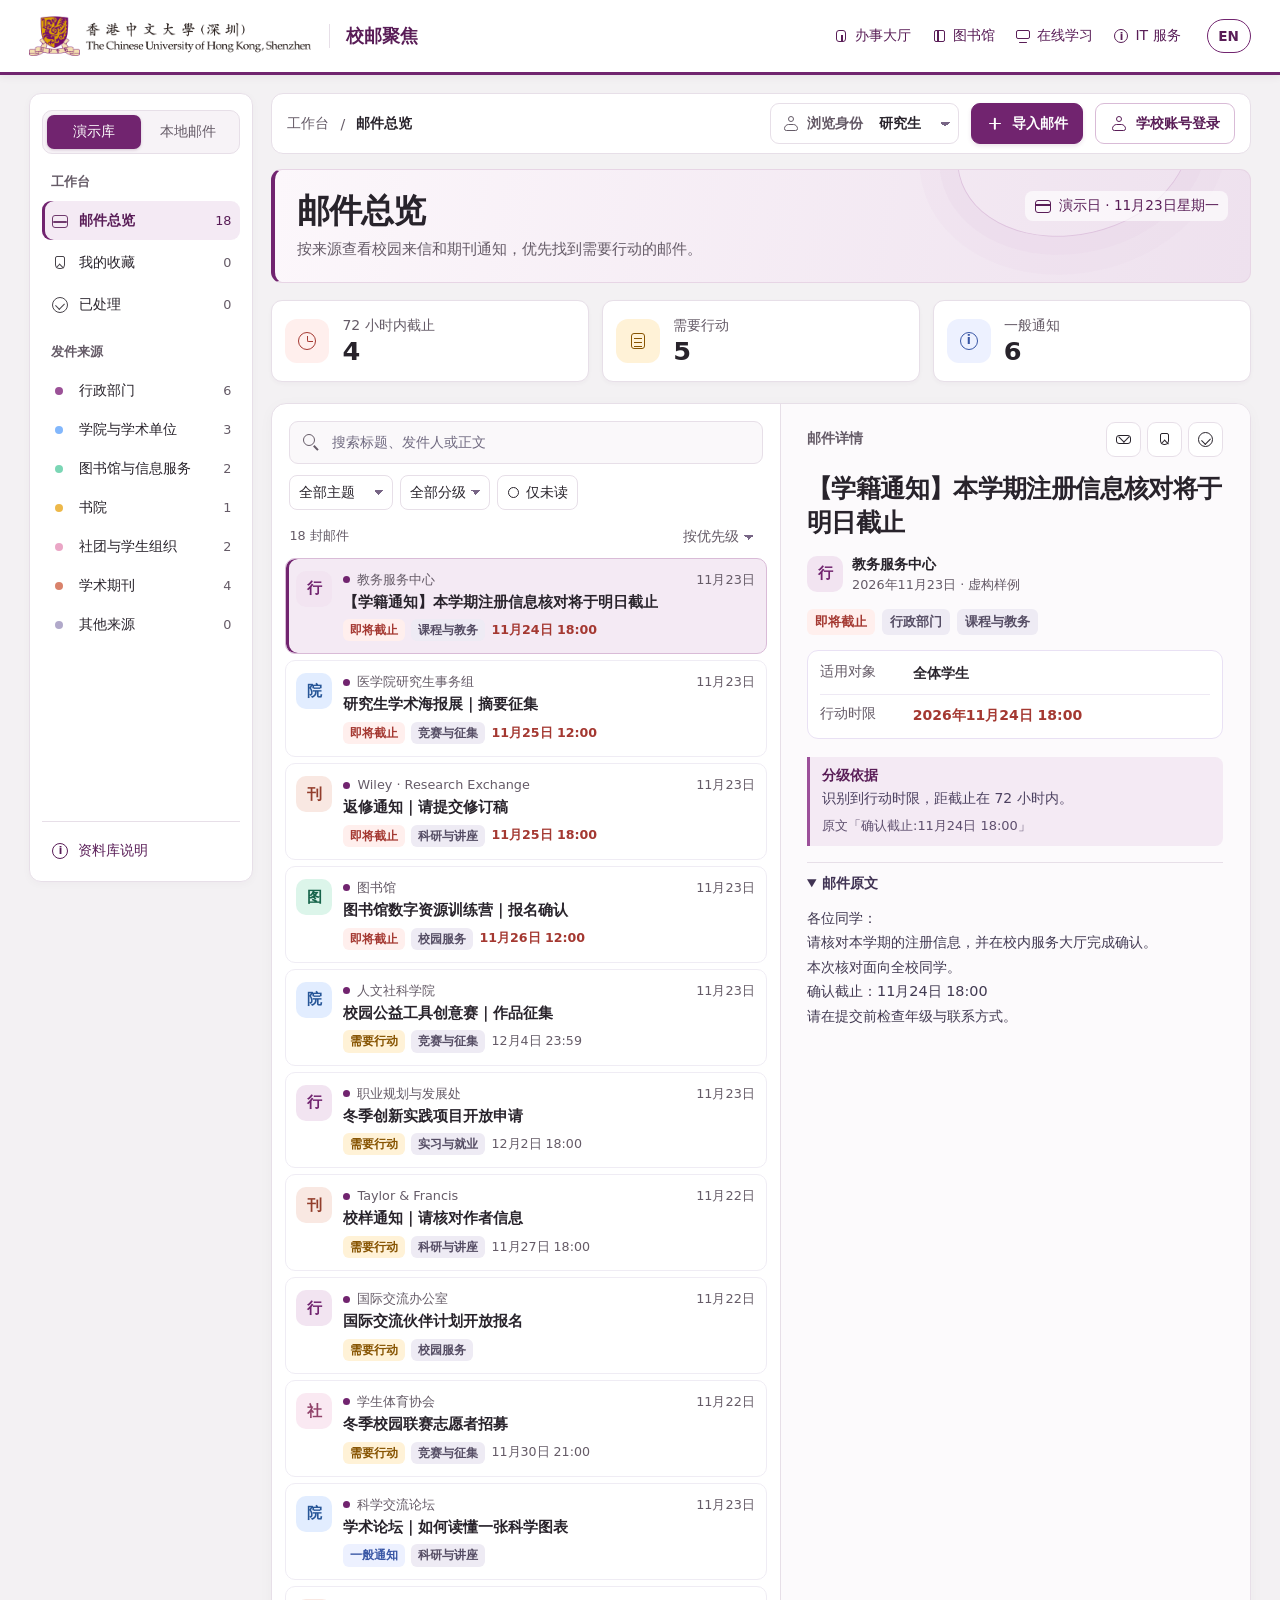
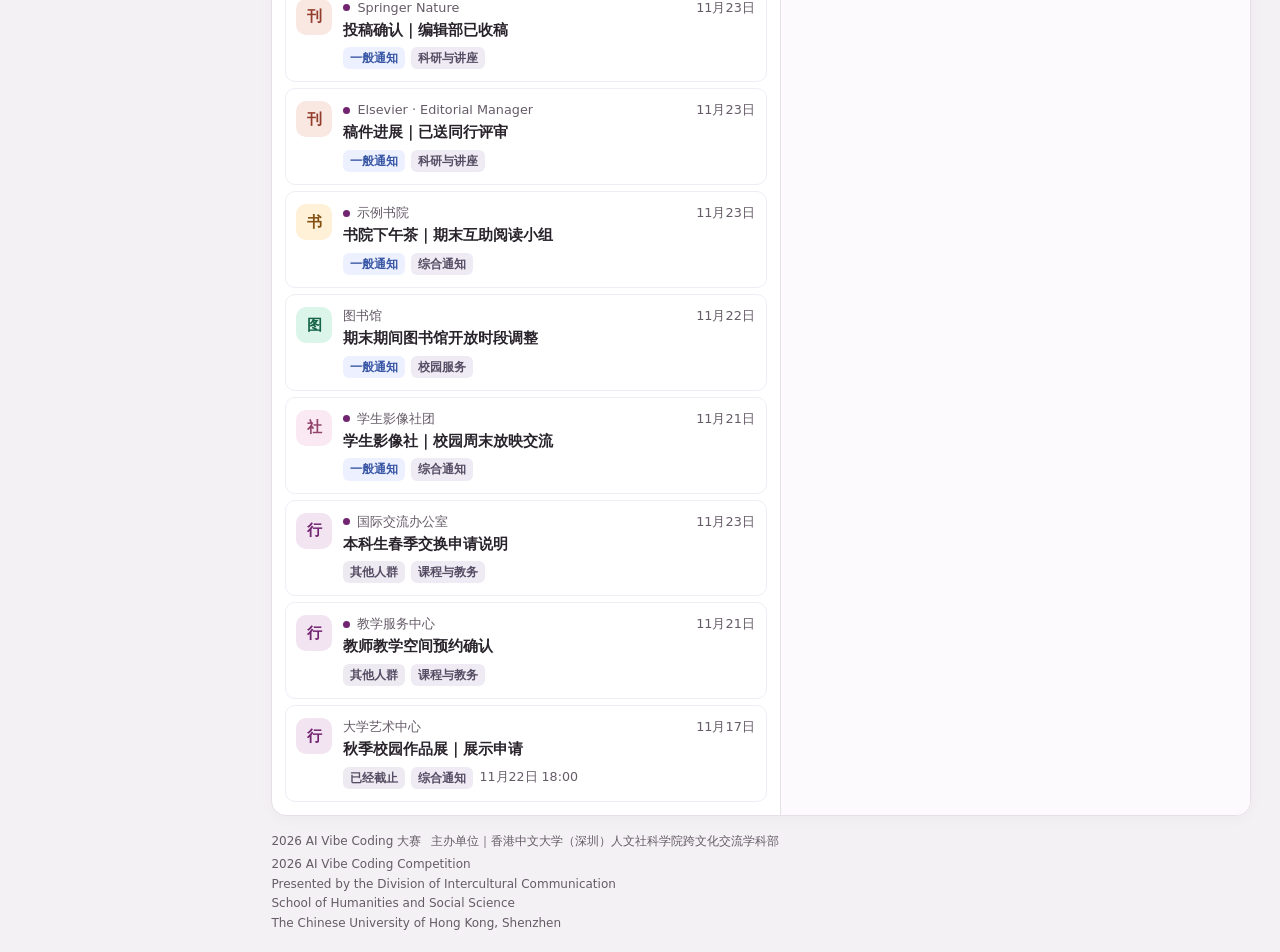
<file: index.html>
<!doctype html>
<html lang="zh-Hans">
<head>
  <meta charset="utf-8">
  <meta name="viewport" content="width=device-width, initial-scale=1">
  <meta name="color-scheme" content="light">
  <meta name="description" content="按来源、主题、适用对象和行动时限筛选校园来信和期刊投稿通知。">
  <meta http-equiv="Content-Security-Policy" content="default-src 'self'; base-uri 'none'; object-src 'none'; script-src 'self'; style-src 'self'; img-src 'self' data:; connect-src 'self' https://login.microsoftonline.com https://graph.microsoft.com; frame-src 'self' https://login.microsoftonline.com; form-action 'none'">
  <title>校邮聚焦 · 校园邮件工作台</title>
  <link rel="stylesheet" href="./styles.css">
</head>
<body>
  <header class="campus-header">
    <div class="campus-header-inner">
      <a class="university-brand" href="https://i.cuhk.edu.cn/index" target="_blank" rel="noopener noreferrer">
        <img src="./assets/cuhksz-logo.png" width="697" height="100" alt="香港中文大学（深圳）" data-copy-alt="university">
      </a>
      <strong class="product-name" data-copy="product">校邮聚焦</strong>
      <nav class="campus-links" aria-label="校园服务快捷入口" data-copy-label="campusLinks">
        <a href="https://i.cuhk.edu.cn/index" target="_blank" rel="noopener noreferrer">
          <span class="glyph i-building" aria-hidden="true"></span><span data-copy="portal">办事大厅</span>
        </a>
        <a href="https://library.cuhk.edu.cn/zh-hans" target="_blank" rel="noopener noreferrer" data-chinese-url="https://library.cuhk.edu.cn/zh-hans" data-english-url="https://library.cuhk.edu.cn/">
          <span class="glyph i-book" aria-hidden="true"></span><span data-copy="library">图书馆</span>
        </a>
        <a href="https://bb.cuhk.edu.cn/" target="_blank" rel="noopener noreferrer">
          <span class="glyph i-screen" aria-hidden="true"></span><span data-copy="learning">在线学习</span>
        </a>
        <a href="https://itso.cuhk.edu.cn/" target="_blank" rel="noopener noreferrer" data-chinese-url="https://itso.cuhk.edu.cn/" data-english-url="https://itso.cuhk.edu.cn/en/home">
          <span class="glyph i-info" aria-hidden="true"></span><span data-copy="itServices">IT 服务</span>
        </a>
      </nav>
      <button type="button" class="language-toggle" id="language-toggle" lang="en" aria-label="切换为英文" data-copy-label="switchLanguage">EN</button>
    </div>
  </header>

  <div class="shell">
    <aside class="sidebar" aria-label="邮件导航" data-copy-label="mailNav">
      <div class="library-switch" role="group" aria-label="资料库" data-copy-label="librarySelector">
        <button type="button" data-library="demo" aria-pressed="true" data-copy="demo">演示库</button>
        <button type="button" data-library="local" aria-pressed="false" data-copy="local">本地邮件</button>
        <button type="button" data-library="outlook" aria-pressed="false" hidden>Outlook</button>
      </div>

      <nav class="nav" aria-label="工作台" data-copy-label="workspace">
        <p class="nav-label" data-copy="workspace">工作台</p>
        <button type="button" class="nav-item" data-view="inbox" aria-current="page">
          <span class="glyph i-inbox" aria-hidden="true"></span><span data-copy="view.inbox">邮件总览</span><span class="nav-count" id="inbox-count">0</span>
        </button>
        <button type="button" class="nav-item" data-view="saved">
          <span class="glyph i-bookmark" aria-hidden="true"></span><span data-copy="view.saved">我的收藏</span><span class="nav-count" id="saved-count">0</span>
        </button>
        <button type="button" class="nav-item" data-view="done">
          <span class="glyph i-check" aria-hidden="true"></span><span data-copy="view.done">已处理</span><span class="nav-count" id="done-count">0</span>
        </button>
      </nav>

      <nav class="nav source-nav" aria-label="发件来源" data-copy-label="sources">
        <p class="nav-label" data-copy="sources">发件来源</p>
        <div id="source-list"></div>
      </nav>

      <div class="sidebar-footer">
        <button type="button" id="about-button"><span class="glyph i-info" aria-hidden="true"></span><span data-copy="about">资料库说明</span></button>
      </div>
    </aside>

    <main class="main">
      <header class="topbar">
        <nav class="breadcrumb" aria-label="当前位置" data-copy-label="location"><span data-copy="workspace">工作台</span><span aria-hidden="true">/</span><strong id="breadcrumb-current">邮件总览</strong></nav>
        <div class="top-actions">
          <label class="profile-control" for="profile">
            <span class="glyph i-user" aria-hidden="true"></span>
            <span class="profile-label" data-copy="profile">浏览身份</span>
            <select id="profile" aria-label="浏览身份" data-copy-label="profile">
              <option value="graduate" data-copy="profile.graduate">研究生</option>
              <option value="undergraduate" data-copy="profile.undergraduate">本科生</option>
              <option value="student" data-copy="profile.student">学生</option>
              <option value="faculty" data-copy="profile.faculty">教师</option>
              <option value="staff" data-copy="profile.staff">行政员工</option>
              <option value="employee" data-copy="profile.employee">教职员工</option>
              <option value="all" data-copy="profile.all">全部师生</option>
            </select>
          </label>
          <button type="button" class="button button-primary" id="import-button"><span class="glyph i-plus" aria-hidden="true"></span><span data-copy="import">导入邮件</span></button>
          <button type="button" class="button school-sign-in" id="school-sign-in">
            <span class="glyph i-user" aria-hidden="true"></span><span data-copy="schoolSignIn">学校账号登录</span>
          </button>
        </div>
      </header>

      <section class="outlook-status" id="outlook-status" aria-label="学校 Outlook 同步" data-copy-label="outlookStatus" hidden>
        <span class="glyph i-mail" aria-hidden="true"></span>
        <div class="outlook-text">
          <strong id="outlook-account-name"></strong>
          <p id="outlook-state" role="status"></p>
        </div>
        <button type="button" class="button" id="outlook-refresh" data-copy="outlookRefresh" hidden>同步新邮件</button>
        <button type="button" class="text-button" id="outlook-sign-out" data-copy="outlookSignOut" hidden>退出此应用</button>
      </section>

      <section class="content" aria-labelledby="page-title">
        <div class="page-intro">
          <div>
            <h1 id="page-title">邮件总览</h1>
            <p id="page-description">按来源查看校园来信和期刊通知，优先找到需要行动的邮件。</p>
          </div>
          <div class="date-context"><span class="glyph i-calendar" aria-hidden="true"></span><span id="reference-date"></span></div>
        </div>

        <div class="overview" role="group" aria-label="按分级快速筛选" data-copy-label="quickFilters">
          <button type="button" class="metric metric-soon" data-quick="soon" aria-pressed="false">
            <span class="metric-icon"><span class="glyph i-clock" aria-hidden="true"></span></span>
            <span class="metric-data"><span data-copy="dueSoon">72 小时内截止</span><strong id="soon-count">0</strong></span>
          </button>
          <button type="button" class="metric metric-action" data-quick="action" aria-pressed="false">
            <span class="metric-icon"><span class="glyph i-checklist" aria-hidden="true"></span></span>
            <span class="metric-data"><span data-copy="priority.action">需要行动</span><strong id="action-count">0</strong></span>
          </button>
          <button type="button" class="metric metric-info" data-quick="info" aria-pressed="false">
            <span class="metric-icon"><span class="glyph i-info" aria-hidden="true"></span></span>
            <span class="metric-data"><span data-copy="priority.info">一般通知</span><strong id="info-count">0</strong></span>
          </button>
        </div>

        <div class="workspace" id="workspace">
          <section class="list-pane" aria-label="邮件列表" data-copy-label="mailList">
            <div class="filter-panel">
              <label class="search-field">
                <span class="glyph i-search" aria-hidden="true"></span>
                <input type="search" id="search" placeholder="搜索标题、发件人或正文" aria-label="搜索标题、发件人或正文" data-copy-label="search" data-copy-placeholder="search" autocomplete="off">
              </label>
              <div class="filters">
                <select id="topic-filter" aria-label="按主题筛选" data-copy-label="filterTopic"><option value="all" data-copy="allTopics">全部主题</option></select>
                <select id="priority-filter" aria-label="按分级筛选" data-copy-label="filterPriority">
                  <option value="all" data-copy="allPriorities">全部分级</option>
                  <option value="soon" data-copy="priority.soon">即将截止</option>
                  <option value="action" data-copy="priority.action">需要行动</option>
                  <option value="info" data-copy="priority.info">一般通知</option>
                  <option value="unrelated" data-copy="priority.unrelated">其他人群</option>
                  <option value="expired" data-copy="priority.expired">已经截止</option>
                </select>
                <input type="checkbox" id="unread-only" class="chip-check">
                <label class="filter-chip" for="unread-only"><span class="glyph i-circle" aria-hidden="true"></span><span data-copy="unreadOnly">仅未读</span></label>
                <select id="source-filter" class="mobile-source" aria-label="按来源筛选" data-copy-label="filterSource"><option value="all" data-copy="allSources">全部来源</option></select>
              </div>
              <div class="result-bar">
                <p id="result-count" role="status">正在读取邮件</p>
                <button type="button" id="reset-filters" class="text-button" data-copy="clearFilters" hidden>清除筛选</button>
                <select class="sort-control" id="sort" aria-label="排序方式" data-copy-label="sort">
                  <option value="priority" data-copy="sortPriority">按优先级</option>
                  <option value="newest" data-copy="sortNewest">最新发出</option>
                  <option value="deadline" data-copy="sortDeadline">最早截止</option>
                </select>
              </div>
            </div>
            <div id="mail-list" class="mail-list"></div>
            <button type="button" class="button button-more" id="show-more" data-copy="showMore" hidden>显示更多</button>
          </section>

          <section class="detail-pane" id="detail" aria-label="邮件阅读区" data-copy-label="readingPane"></section>
        </div>
        <footer class="project-credit">
          <span>2026 AI Vibe Coding 大赛</span>
          <span>主办单位｜香港中文大学（深圳）人文社科学院跨文化交流学科部</span>
          <span lang="en">2026 AI Vibe Coding Competition<br>Presented by the Division of Intercultural Communication<br>School of Humanities and Social Science<br>The Chinese University of Hong Kong, Shenzhen</span>
        </footer>
      </section>
    </main>
  </div>

  <dialog id="import-dialog" aria-labelledby="import-title">
    <div class="dialog-head">
      <div>
        <h2 id="import-title" data-copy="importTitle">导入本地邮件</h2>
        <p data-copy="importDescription">从邮箱导出邮件后，选择文件批量导入。</p>
      </div>
      <button type="button" class="icon-button" data-close="import-dialog" aria-label="关闭" data-copy-label="close"><span class="glyph i-close" aria-hidden="true"></span></button>
    </div>
    <label class="drop-zone" id="drop-zone">
      <input type="file" id="import-files" accept=".eml,.mbox,.json,message/rfc822,application/json" multiple>
      <span class="upload-icon"><span class="glyph i-inbox" aria-hidden="true"></span></span>
      <strong data-copy="chooseFiles">选择邮件文件</strong>
      <small data-copy="dropFiles">可将 .eml、.mbox 或邮件包 .json 拖到此处</small>
    </label>
    <p class="storage-note"><span class="glyph i-lock" aria-hidden="true"></span><span data-copy="browserStorage">原文和阅读状态存储在当前浏览器。</span></p>
    <p class="import-progress" id="import-progress" role="status"></p>
  </dialog>

  <dialog id="about-dialog" aria-labelledby="about-title">
    <div class="dialog-head">
      <div><h2 id="about-title" data-copy="about">资料库说明</h2><p data-copy="aboutDescription">校邮聚焦是面向校园邮件阅读的参赛原型。</p></div>
      <button type="button" class="icon-button" data-close="about-dialog" aria-label="关闭" data-copy-label="close"><span class="glyph i-close" aria-hidden="true"></span></button>
    </div>
    <dl class="about-list">
      <dt data-copy="demo">演示库</dt><dd data-copy="aboutDemo">内置虚构通知，分级以 2026 年 11 月 23 日为例。</dd>
      <dt data-copy="local">本地邮件</dt><dd data-copy="aboutLocal">根据你选择的浏览身份、来信中的行动语句和截止日期排序。原文可在每封邮件的阅读区核对。</dd>
      <dt data-copy="exportOutlook">从 Outlook 导出</dt><dd data-copy="aboutExport">在邮件的更多操作中选择「下载」和「下载为 EML」，再回到这里导入。</dd>
    </dl>
  </dialog>

  <dialog id="outlook-dialog" aria-labelledby="outlook-title">
    <div class="dialog-head">
      <div>
        <h2 id="outlook-title" data-copy="outlookSetupTitle">学校登录待启用</h2>
        <p data-copy="outlookSetupText">等学校批准 Microsoft Entra 应用后，即可通过 Microsoft 365 登录并同步邮件。</p>
      </div>
      <button type="button" class="icon-button" data-close="outlook-dialog" aria-label="关闭" data-copy-label="close"><span class="glyph i-close" aria-hidden="true"></span></button>
    </div>
    <dl class="about-list outlook-setup">
      <dt data-copy="outlookRedirect">应用回调地址</dt>
      <dd><code id="outlook-redirect"></code></dd>
      <dt data-copy="outlookPermissions">所需委派权限</dt>
      <dd><code>User.Read</code> · <code>Mail.Read</code></dd>
      <dt data-copy="outlookStorageTitle">同步范围</dt>
      <dd data-copy="outlookStorageDescription">登录后首次读取近 30 天收件箱中的校内来信，打开网页期间自动获取新邮件。资料按账号存储在当前浏览器。</dd>
    </dl>
  </dialog>

  <div id="toast" class="toast" role="status" hidden></div>
  <script type="module" src="./app.js"></script>
</body>
</html>
</file>
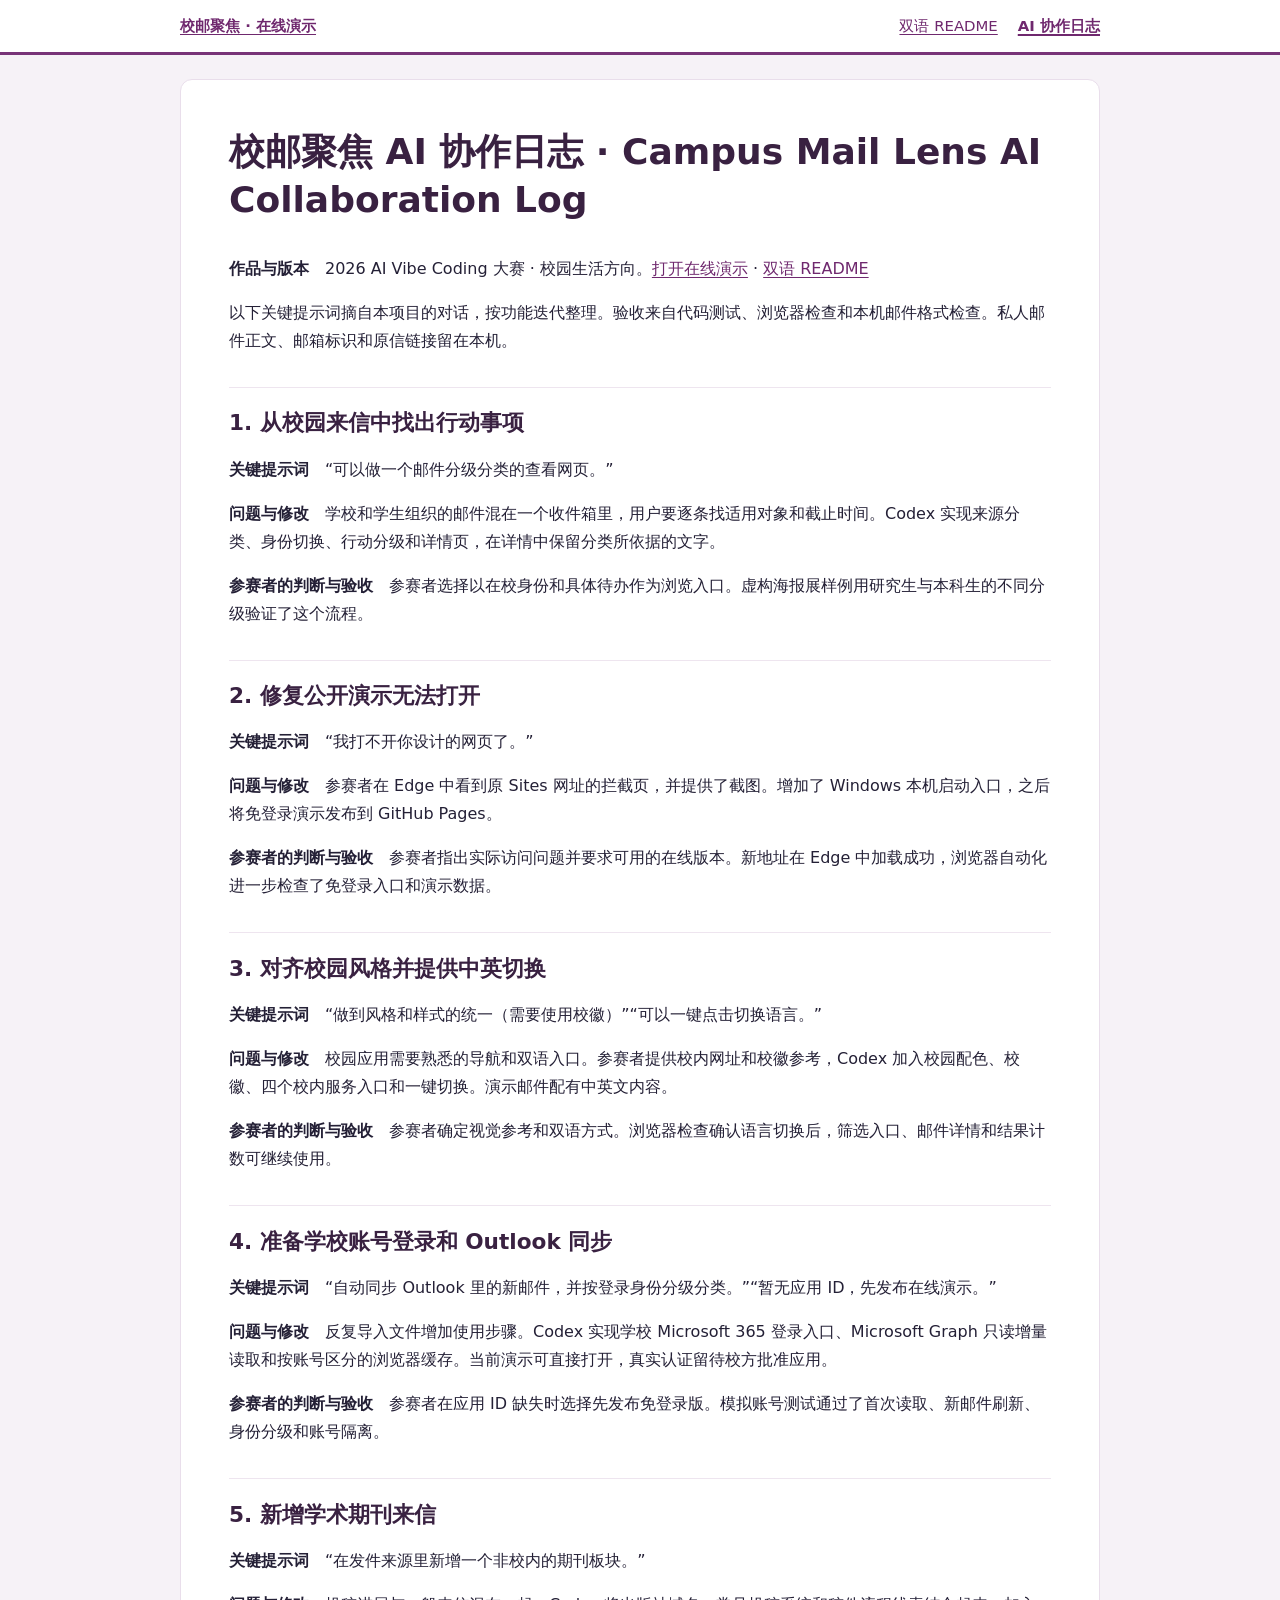
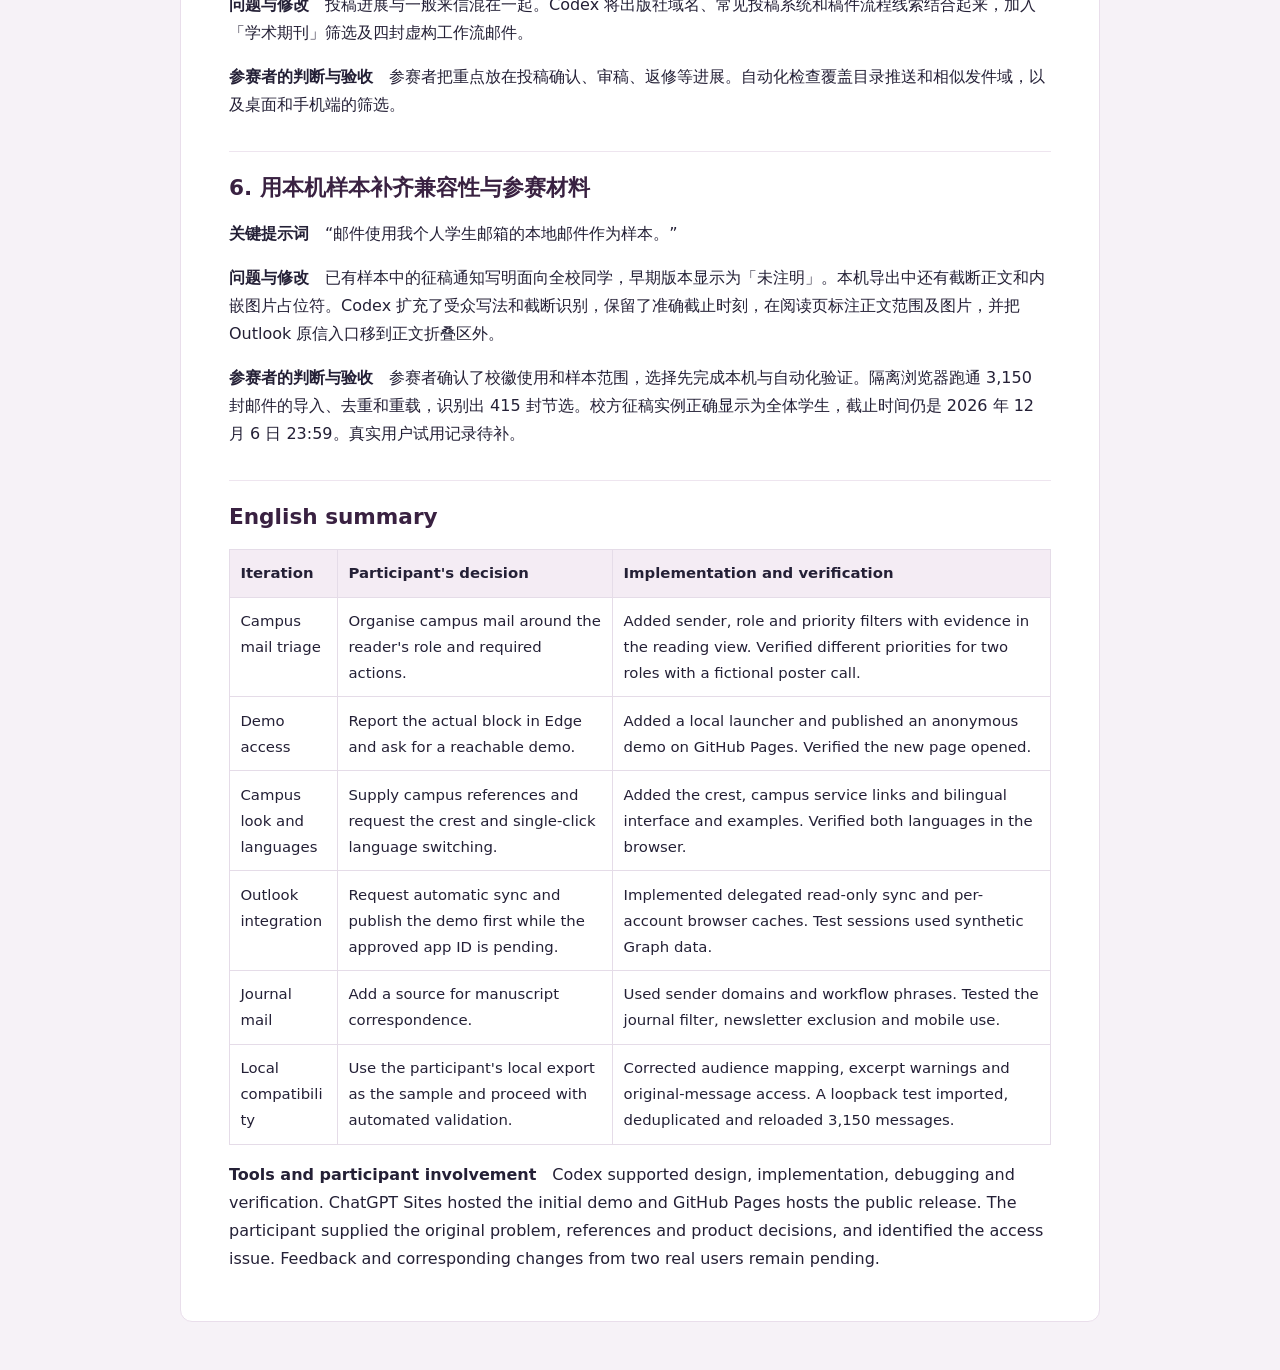
<file: ai-collaboration.html>
<!doctype html>
<html lang="zh-Hans">
<head>
  <meta charset="utf-8">
  <meta name="viewport" content="width=device-width, initial-scale=1">
  <meta http-equiv="Content-Security-Policy" content="default-src 'none'; style-src 'self'; base-uri 'none'; form-action 'none'">
  <title>AI 协作日志 · 校邮聚焦</title>
  <link rel="stylesheet" href="./competition-docs.css">
</head>
<body>
  <header>
    <nav aria-label="参赛资料">
      <a class="demo-link" href="./">校邮聚焦 · 在线演示</a>
      <a href="readme.html">双语 README</a><a href="ai-collaboration.html" aria-current="page">AI 协作日志</a>
    </nav>
  </header>
  <main>
    <article>
      <h1 id="ai-campus-mail-lens-ai-collaboration-log">校邮聚焦 AI 协作日志 · Campus Mail Lens AI Collaboration Log</h1>
<p><strong>作品与版本</strong>　2026 AI Vibe Coding 大赛 · 校园生活方向。<a href="https://1209433622cz-maker.github.io/campus-mail-lens/">打开在线演示</a> · <a href="readme.html">双语 README</a></p>
<p>以下关键提示词摘自本项目的对话，按功能迭代整理。验收来自代码测试、浏览器检查和本机邮件格式检查。私人邮件正文、邮箱标识和原信链接留在本机。</p>
<h2 id="1">1. 从校园来信中找出行动事项</h2>
<p><strong>关键提示词</strong>　“可以做一个邮件分级分类的查看网页。”</p>
<p><strong>问题与修改</strong>　学校和学生组织的邮件混在一个收件箱里，用户要逐条找适用对象和截止时间。Codex 实现来源分类、身份切换、行动分级和详情页，在详情中保留分类所依据的文字。</p>
<p><strong>参赛者的判断与验收</strong>　参赛者选择以在校身份和具体待办作为浏览入口。虚构海报展样例用研究生与本科生的不同分级验证了这个流程。</p>
<h2 id="2">2. 修复公开演示无法打开</h2>
<p><strong>关键提示词</strong>　“我打不开你设计的网页了。”</p>
<p><strong>问题与修改</strong>　参赛者在 Edge 中看到原 Sites 网址的拦截页，并提供了截图。增加了 Windows 本机启动入口，之后将免登录演示发布到 GitHub Pages。</p>
<p><strong>参赛者的判断与验收</strong>　参赛者指出实际访问问题并要求可用的在线版本。新地址在 Edge 中加载成功，浏览器自动化进一步检查了免登录入口和演示数据。</p>
<h2 id="3">3. 对齐校园风格并提供中英切换</h2>
<p><strong>关键提示词</strong>　“做到风格和样式的统一（需要使用校徽）”“可以一键点击切换语言。”</p>
<p><strong>问题与修改</strong>　校园应用需要熟悉的导航和双语入口。参赛者提供校内网址和校徽参考，Codex 加入校园配色、校徽、四个校内服务入口和一键切换。演示邮件配有中英文内容。</p>
<p><strong>参赛者的判断与验收</strong>　参赛者确定视觉参考和双语方式。浏览器检查确认语言切换后，筛选入口、邮件详情和结果计数可继续使用。</p>
<h2 id="4-outlook">4. 准备学校账号登录和 Outlook 同步</h2>
<p><strong>关键提示词</strong>　“自动同步 Outlook 里的新邮件，并按登录身份分级分类。”“暂无应用 ID，先发布在线演示。”</p>
<p><strong>问题与修改</strong>　反复导入文件增加使用步骤。Codex 实现学校 Microsoft 365 登录入口、Microsoft Graph 只读增量读取和按账号区分的浏览器缓存。当前演示可直接打开，真实认证留待校方批准应用。</p>
<p><strong>参赛者的判断与验收</strong>　参赛者在应用 ID 缺失时选择先发布免登录版。模拟账号测试通过了首次读取、新邮件刷新、身份分级和账号隔离。</p>
<h2 id="5">5. 新增学术期刊来信</h2>
<p><strong>关键提示词</strong>　“在发件来源里新增一个非校内的期刊板块。”</p>
<p><strong>问题与修改</strong>　投稿进展与一般来信混在一起。Codex 将出版社域名、常见投稿系统和稿件流程线索结合起来，加入「学术期刊」筛选及四封虚构工作流邮件。</p>
<p><strong>参赛者的判断与验收</strong>　参赛者把重点放在投稿确认、审稿、返修等进展。自动化检查覆盖目录推送和相似发件域，以及桌面和手机端的筛选。</p>
<h2 id="6">6. 用本机样本补齐兼容性与参赛材料</h2>
<p><strong>关键提示词</strong>　“邮件使用我个人学生邮箱的本地邮件作为样本。”</p>
<p><strong>问题与修改</strong>　已有样本中的征稿通知写明面向全校同学，早期版本显示为「未注明」。本机导出中还有截断正文和内嵌图片占位符。Codex 扩充了受众写法和截断识别，保留了准确截止时刻，在阅读页标注正文范围及图片，并把 Outlook 原信入口移到正文折叠区外。</p>
<p><strong>参赛者的判断与验收</strong>　参赛者确认了校徽使用和样本范围，选择先完成本机与自动化验证。隔离浏览器跑通 3,150 封邮件的导入、去重和重载，识别出 415 封节选。校方征稿实例正确显示为全体学生，截止时间仍是 2026 年 12 月 6 日 23:59。真实用户试用记录待补。</p>
<h2 id="english-summary">English summary</h2>
<table>
<thead>
<tr>
<th>Iteration</th>
<th>Participant's decision</th>
<th>Implementation and verification</th>
</tr>
</thead>
<tbody>
<tr>
<td>Campus mail triage</td>
<td>Organise campus mail around the reader's role and required actions.</td>
<td>Added sender, role and priority filters with evidence in the reading view. Verified different priorities for two roles with a fictional poster call.</td>
</tr>
<tr>
<td>Demo access</td>
<td>Report the actual block in Edge and ask for a reachable demo.</td>
<td>Added a local launcher and published an anonymous demo on GitHub Pages. Verified the new page opened.</td>
</tr>
<tr>
<td>Campus look and languages</td>
<td>Supply campus references and request the crest and single-click language switching.</td>
<td>Added the crest, campus service links and bilingual interface and examples. Verified both languages in the browser.</td>
</tr>
<tr>
<td>Outlook integration</td>
<td>Request automatic sync and publish the demo first while the approved app ID is pending.</td>
<td>Implemented delegated read-only sync and per-account browser caches. Test sessions used synthetic Graph data.</td>
</tr>
<tr>
<td>Journal mail</td>
<td>Add a source for manuscript correspondence.</td>
<td>Used sender domains and workflow phrases. Tested the journal filter, newsletter exclusion and mobile use.</td>
</tr>
<tr>
<td>Local compatibility</td>
<td>Use the participant's local export as the sample and proceed with automated validation.</td>
<td>Corrected audience mapping, excerpt warnings and original-message access. A loopback test imported, deduplicated and reloaded 3,150 messages.</td>
</tr>
</tbody>
</table>
<p><strong>Tools and participant involvement</strong>　Codex supported design, implementation, debugging and verification. ChatGPT Sites hosted the initial demo and GitHub Pages hosts the public release. The participant supplied the original problem, references and product decisions, and identified the access issue. Feedback and corresponding changes from two real users remain pending.</p>
    </article>
  </main>
</body>
</html>
</file>
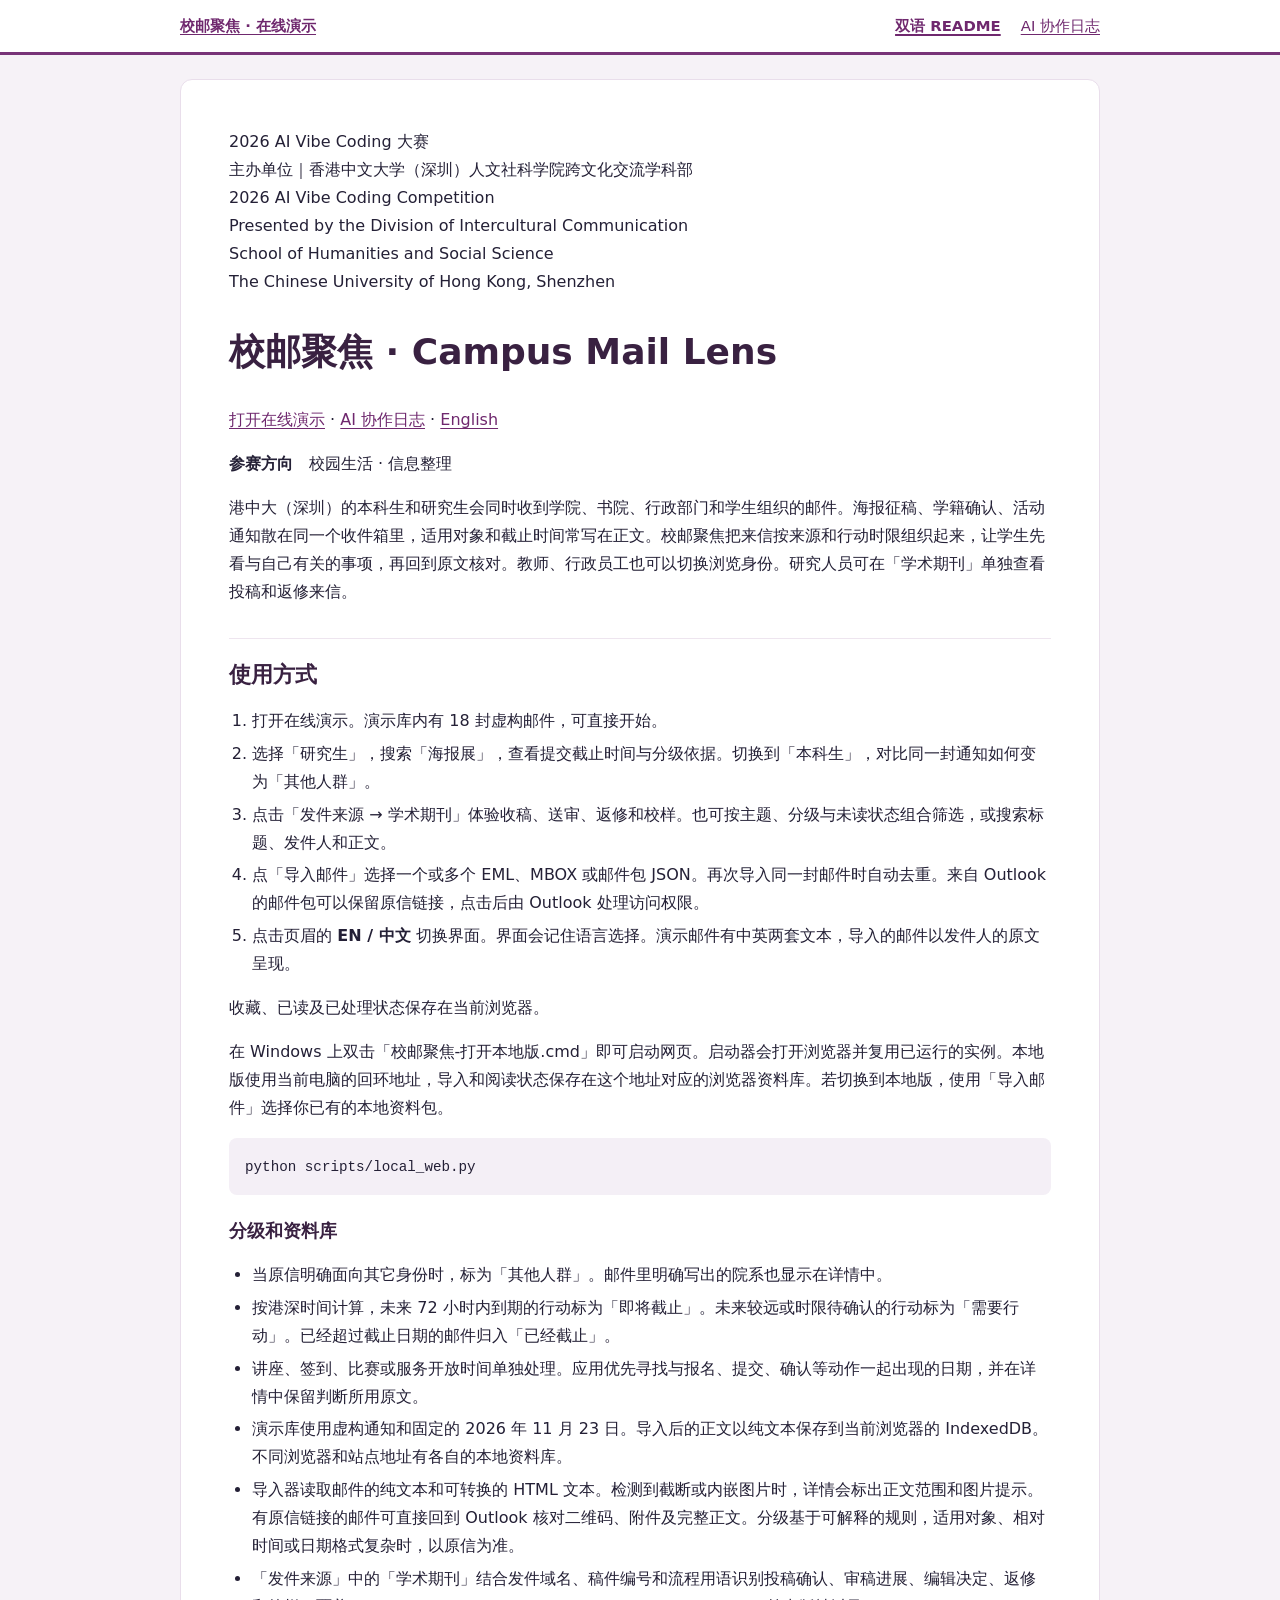
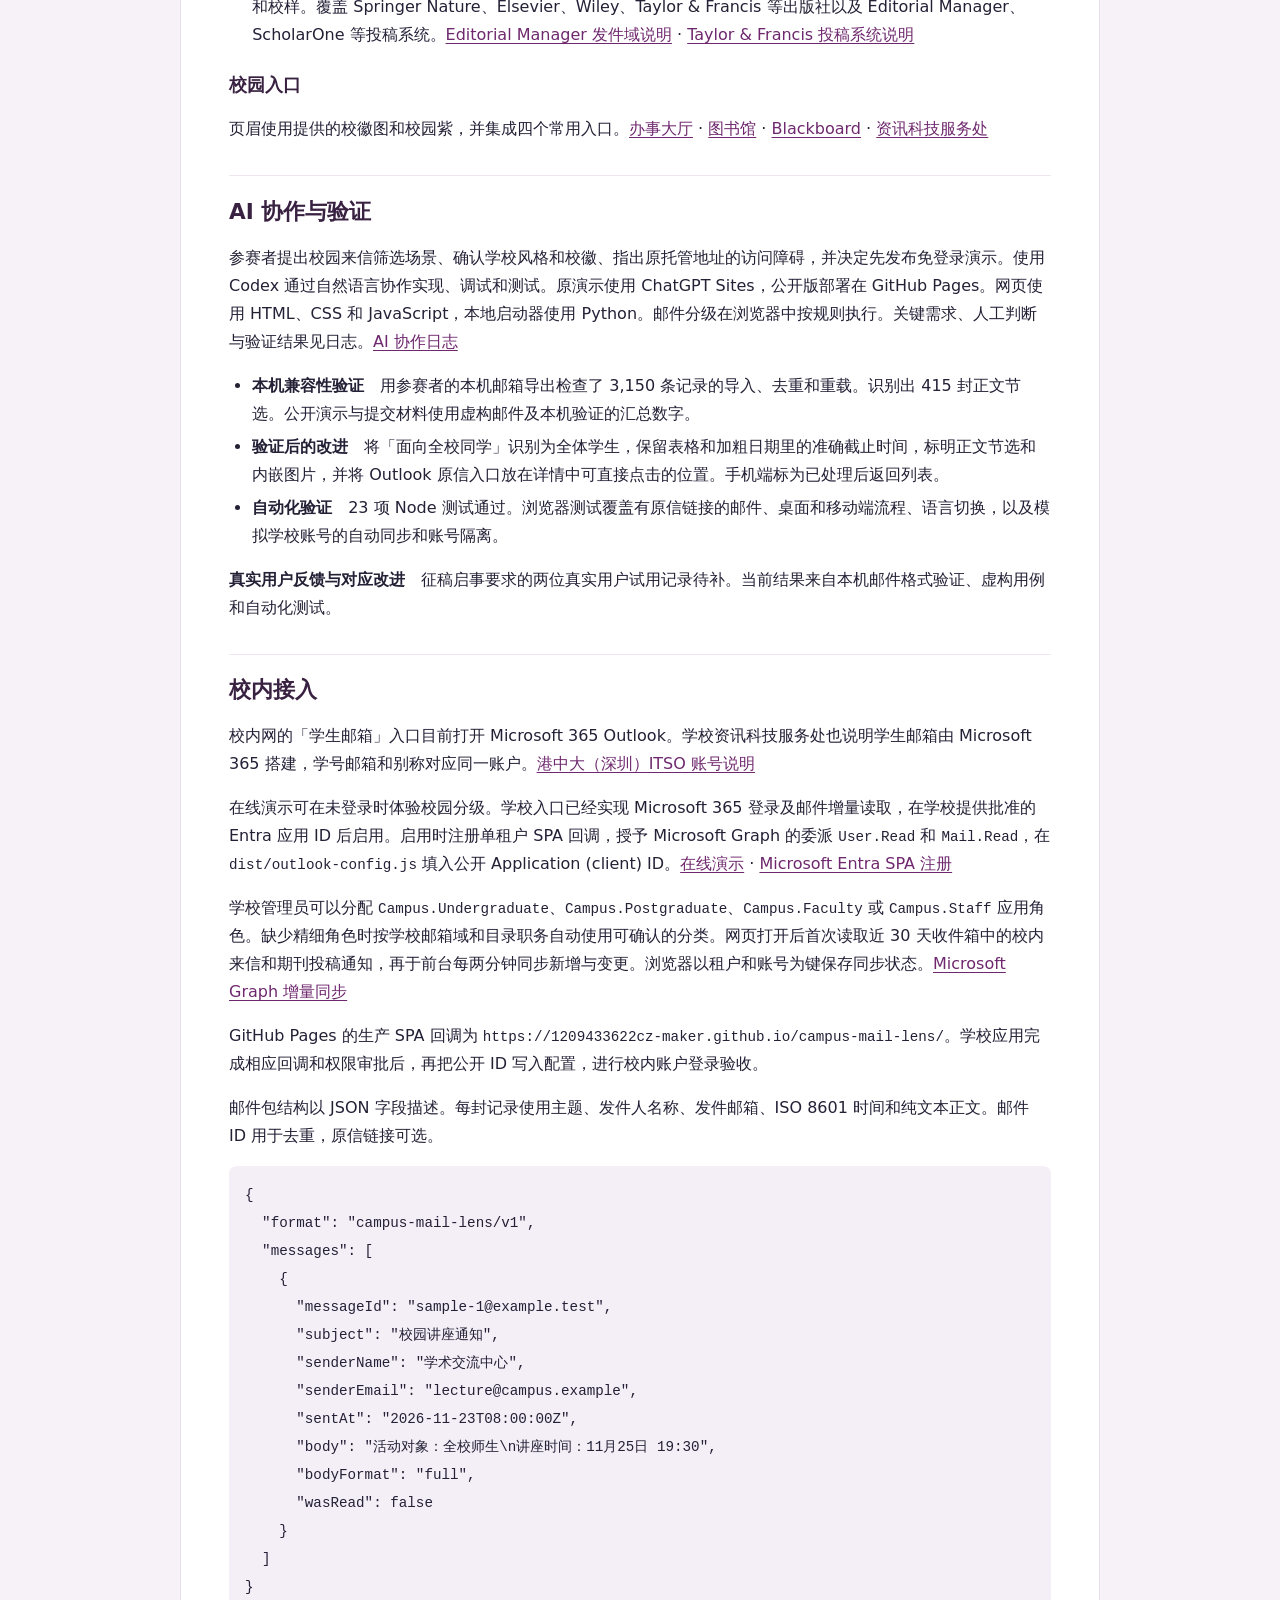
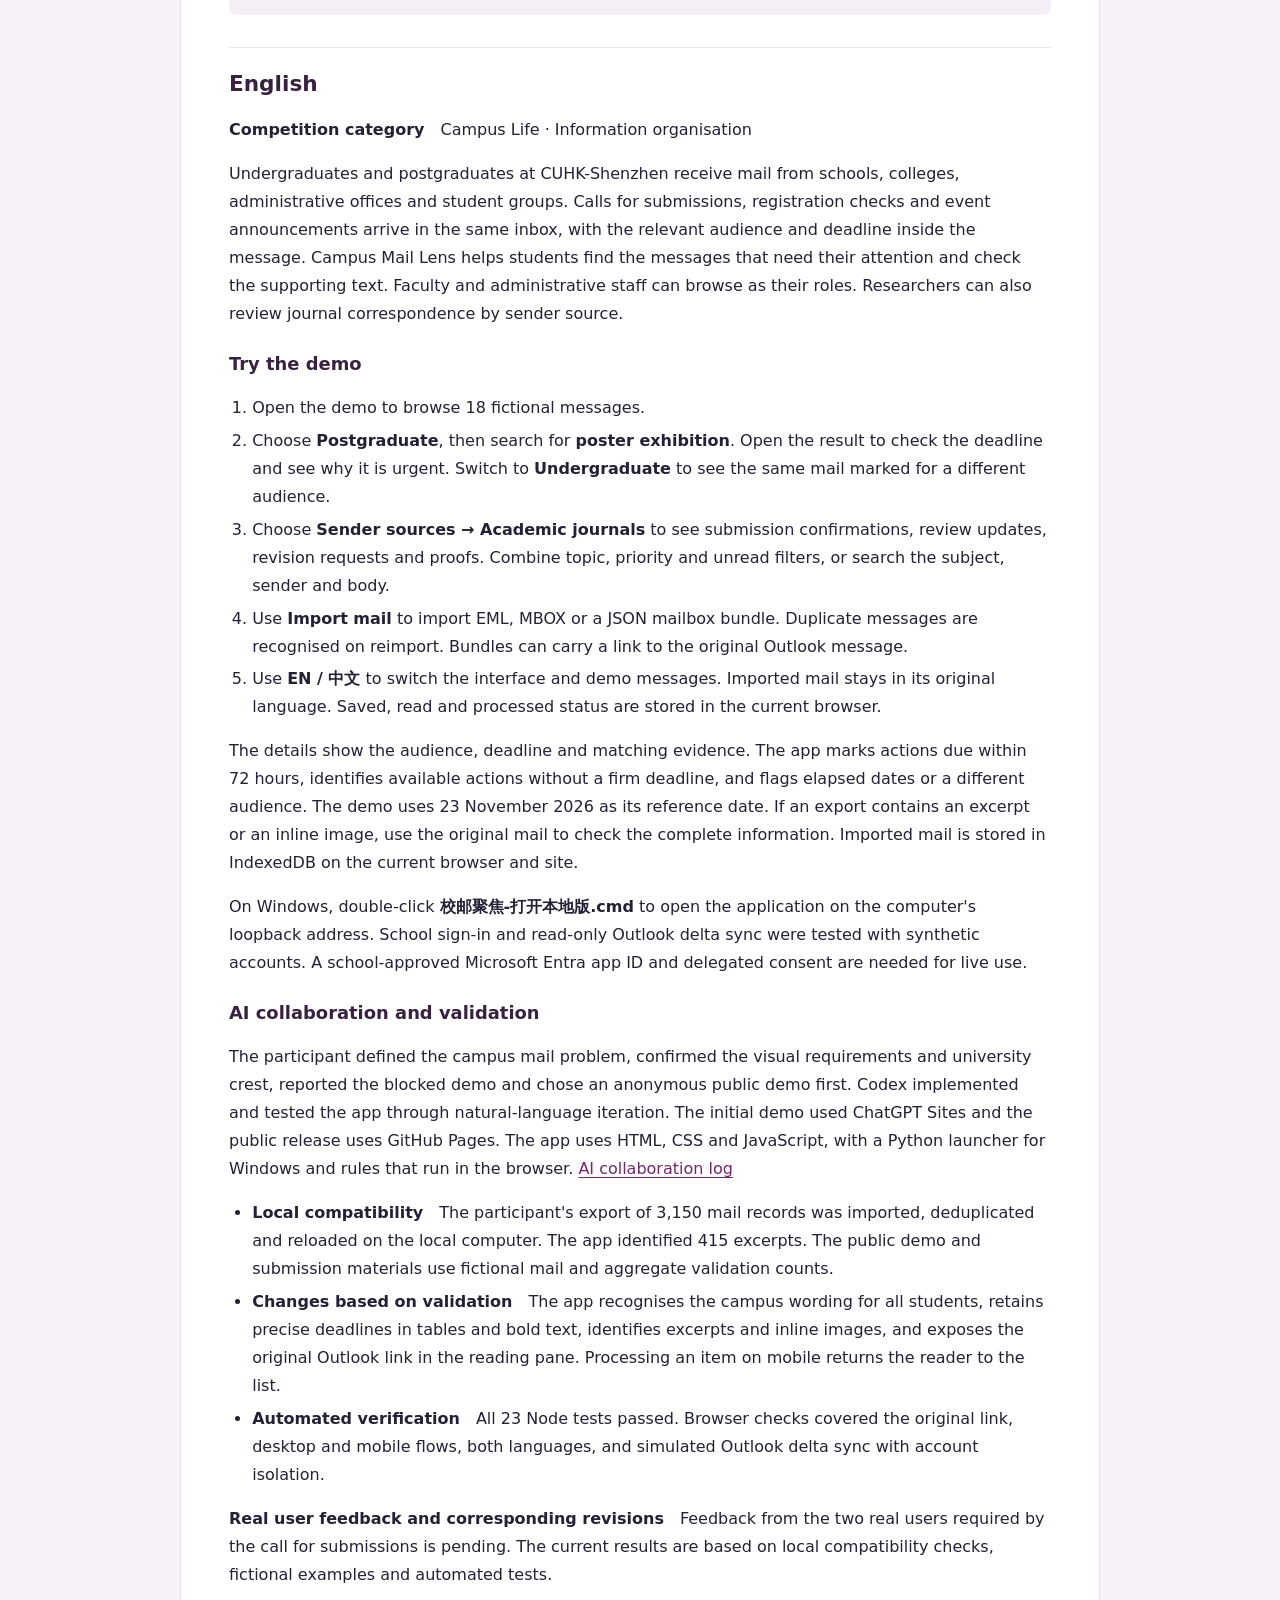
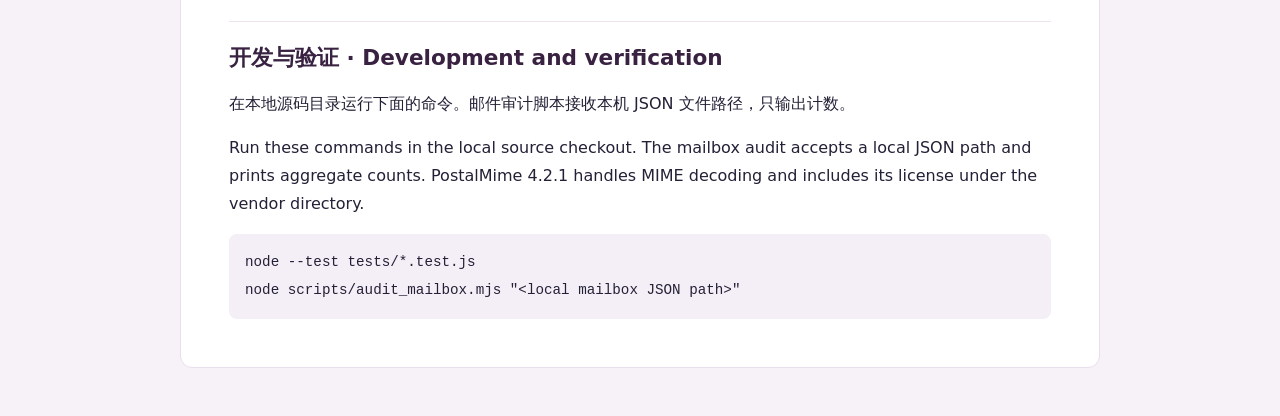
<file: readme.html>
<!doctype html>
<html lang="zh-Hans">
<head>
  <meta charset="utf-8">
  <meta name="viewport" content="width=device-width, initial-scale=1">
  <meta http-equiv="Content-Security-Policy" content="default-src 'none'; style-src 'self'; base-uri 'none'; form-action 'none'">
  <title>双语 README · 校邮聚焦</title>
  <link rel="stylesheet" href="./competition-docs.css">
</head>
<body>
  <header>
    <nav aria-label="参赛资料">
      <a class="demo-link" href="./">校邮聚焦 · 在线演示</a>
      <a href="readme.html" aria-current="page">双语 README</a><a href="ai-collaboration.html">AI 协作日志</a>
    </nav>
  </header>
  <main>
    <article>
      <p>2026 AI Vibe Coding 大赛<br>
主办单位｜香港中文大学（深圳）人文社科学院跨文化交流学科部<br>
2026 AI Vibe Coding Competition<br>
Presented by the Division of Intercultural Communication<br>
School of Humanities and Social Science<br>
The Chinese University of Hong Kong, Shenzhen</p>
<h1 id="campus-mail-lens">校邮聚焦 · Campus Mail Lens</h1>
<p><a href="https://1209433622cz-maker.github.io/campus-mail-lens/">打开在线演示</a> · <a href="ai-collaboration.html">AI 协作日志</a> · <a href="#english">English</a></p>
<p><strong>参赛方向</strong>　校园生活 · 信息整理</p>
<p>港中大（深圳）的本科生和研究生会同时收到学院、书院、行政部门和学生组织的邮件。海报征稿、学籍确认、活动通知散在同一个收件箱里，适用对象和截止时间常写在正文。校邮聚焦把来信按来源和行动时限组织起来，让学生先看与自己有关的事项，再回到原文核对。教师、行政员工也可以切换浏览身份。研究人员可在「学术期刊」单独查看投稿和返修来信。</p>
<h2 id="_1">使用方式</h2>
<ol>
<li>打开在线演示。演示库内有 18 封虚构邮件，可直接开始。</li>
<li>选择「研究生」，搜索「海报展」，查看提交截止时间与分级依据。切换到「本科生」，对比同一封通知如何变为「其他人群」。</li>
<li>点击「发件来源 → 学术期刊」体验收稿、送审、返修和校样。也可按主题、分级与未读状态组合筛选，或搜索标题、发件人和正文。</li>
<li>点「导入邮件」选择一个或多个 EML、MBOX 或邮件包 JSON。再次导入同一封邮件时自动去重。来自 Outlook 的邮件包可以保留原信链接，点击后由 Outlook 处理访问权限。</li>
<li>点击页眉的 <strong>EN / 中文</strong> 切换界面。界面会记住语言选择。演示邮件有中英两套文本，导入的邮件以发件人的原文呈现。</li>
</ol>
<p>收藏、已读及已处理状态保存在当前浏览器。</p>
<p>在 Windows 上双击「校邮聚焦-打开本地版.cmd」即可启动网页。启动器会打开浏览器并复用已运行的实例。本地版使用当前电脑的回环地址，导入和阅读状态保存在这个地址对应的浏览器资料库。若切换到本地版，使用「导入邮件」选择你已有的本地资料包。</p>
<pre><code class="language-powershell">python scripts/local_web.py
</code></pre>
<h3 id="_2">分级和资料库</h3>
<ul>
<li>当原信明确面向其它身份时，标为「其他人群」。邮件里明确写出的院系也显示在详情中。</li>
<li>按港深时间计算，未来 72 小时内到期的行动标为「即将截止」。未来较远或时限待确认的行动标为「需要行动」。已经超过截止日期的邮件归入「已经截止」。</li>
<li>讲座、签到、比赛或服务开放时间单独处理。应用优先寻找与报名、提交、确认等动作一起出现的日期，并在详情中保留判断所用原文。</li>
<li>演示库使用虚构通知和固定的 2026 年 11 月 23 日。导入后的正文以纯文本保存到当前浏览器的 IndexedDB。不同浏览器和站点地址有各自的本地资料库。</li>
<li>导入器读取邮件的纯文本和可转换的 HTML 文本。检测到截断或内嵌图片时，详情会标出正文范围和图片提示。有原信链接的邮件可直接回到 Outlook 核对二维码、附件及完整正文。分级基于可解释的规则，适用对象、相对时间或日期格式复杂时，以原信为准。</li>
<li>「发件来源」中的「学术期刊」结合发件域名、稿件编号和流程用语识别投稿确认、审稿进展、编辑决定、返修和校样。覆盖 Springer Nature、Elsevier、Wiley、Taylor &amp; Francis 等出版社以及 Editorial Manager、ScholarOne 等投稿系统。<a href="https://emhelp.editorialmanager.com/robohelp/Set_Email_From_Designation.htm">Editorial Manager 发件域说明</a> · <a href="https://authorservices.taylorandfrancis.com/publishing-your-research/making-your-submission/">Taylor &amp; Francis 投稿系统说明</a></li>
</ul>
<h3 id="_3">校园入口</h3>
<p>页眉使用提供的校徽图和校园紫，并集成四个常用入口。<a href="https://i.cuhk.edu.cn/index">办事大厅</a> · <a href="https://library.cuhk.edu.cn/">图书馆</a> · <a href="https://bb.cuhk.edu.cn/">Blackboard</a> · <a href="https://itso.cuhk.edu.cn/">资讯科技服务处</a></p>
<h2 id="ai">AI 协作与验证</h2>
<p>参赛者提出校园来信筛选场景、确认学校风格和校徽、指出原托管地址的访问障碍，并决定先发布免登录演示。使用 Codex 通过自然语言协作实现、调试和测试。原演示使用 ChatGPT Sites，公开版部署在 GitHub Pages。网页使用 HTML、CSS 和 JavaScript，本地启动器使用 Python。邮件分级在浏览器中按规则执行。关键需求、人工判断与验证结果见日志。<a href="ai-collaboration.html">AI 协作日志</a></p>
<ul>
<li><strong>本机兼容性验证</strong>　用参赛者的本机邮箱导出检查了 3,150 条记录的导入、去重和重载。识别出 415 封正文节选。公开演示与提交材料使用虚构邮件及本机验证的汇总数字。</li>
<li><strong>验证后的改进</strong>　将「面向全校同学」识别为全体学生，保留表格和加粗日期里的准确截止时间，标明正文节选和内嵌图片，并将 Outlook 原信入口放在详情中可直接点击的位置。手机端标为已处理后返回列表。</li>
<li><strong>自动化验证</strong>　23 项 Node 测试通过。浏览器测试覆盖有原信链接的邮件、桌面和移动端流程、语言切换，以及模拟学校账号的自动同步和账号隔离。</li>
</ul>
<p><strong>真实用户反馈与对应改进</strong>　征稿启事要求的两位真实用户试用记录待补。当前结果来自本机邮件格式验证、虚构用例和自动化测试。</p>
<h2 id="_4">校内接入</h2>
<p>校内网的「学生邮箱」入口目前打开 Microsoft 365 Outlook。学校资讯科技服务处也说明学生邮箱由 Microsoft 365 搭建，学号邮箱和别称对应同一账户。<a href="https://itso.cuhk.edu.cn/article/338">港中大（深圳）ITSO 账号说明</a></p>
<p>在线演示可在未登录时体验校园分级。学校入口已经实现 Microsoft 365 登录及邮件增量读取，在学校提供批准的 Entra 应用 ID 后启用。启用时注册单租户 SPA 回调，授予 Microsoft Graph 的委派 <code>User.Read</code> 和 <code>Mail.Read</code>，在 <code>dist/outlook-config.js</code> 填入公开 Application (client) ID。<a href="https://1209433622cz-maker.github.io/campus-mail-lens/">在线演示</a> · <a href="https://learn.microsoft.com/en-us/entra/identity-platform/scenario-spa-app-registration">Microsoft Entra SPA 注册</a></p>
<p>学校管理员可以分配 <code>Campus.Undergraduate</code>、<code>Campus.Postgraduate</code>、<code>Campus.Faculty</code> 或 <code>Campus.Staff</code> 应用角色。缺少精细角色时按学校邮箱域和目录职务自动使用可确认的分类。网页打开后首次读取近 30 天收件箱中的校内来信和期刊投稿通知，再于前台每两分钟同步新增与变更。浏览器以租户和账号为键保存同步状态。<a href="https://learn.microsoft.com/en-us/graph/delta-query-messages">Microsoft Graph 增量同步</a></p>
<p>GitHub Pages 的生产 SPA 回调为 <code>https://1209433622cz-maker.github.io/campus-mail-lens/</code>。学校应用完成相应回调和权限审批后，再把公开 ID 写入配置，进行校内账户登录验收。</p>
<p>邮件包结构以 JSON 字段描述。每封记录使用主题、发件人名称、发件邮箱、ISO 8601 时间和纯文本正文。邮件 ID 用于去重，原信链接可选。</p>
<pre><code class="language-json">{
  &quot;format&quot;: &quot;campus-mail-lens/v1&quot;,
  &quot;messages&quot;: [
    {
      &quot;messageId&quot;: &quot;sample-1@example.test&quot;,
      &quot;subject&quot;: &quot;校园讲座通知&quot;,
      &quot;senderName&quot;: &quot;学术交流中心&quot;,
      &quot;senderEmail&quot;: &quot;lecture@campus.example&quot;,
      &quot;sentAt&quot;: &quot;2026-11-23T08:00:00Z&quot;,
      &quot;body&quot;: &quot;活动对象：全校师生\n讲座时间：11月25日 19:30&quot;,
      &quot;bodyFormat&quot;: &quot;full&quot;,
      &quot;wasRead&quot;: false
    }
  ]
}
</code></pre>
<h2 id="english">English</h2>
<p><strong>Competition category</strong>　Campus Life · Information organisation</p>
<p>Undergraduates and postgraduates at CUHK-Shenzhen receive mail from schools, colleges, administrative offices and student groups. Calls for submissions, registration checks and event announcements arrive in the same inbox, with the relevant audience and deadline inside the message. Campus Mail Lens helps students find the messages that need their attention and check the supporting text. Faculty and administrative staff can browse as their roles. Researchers can also review journal correspondence by sender source.</p>
<h3 id="try-the-demo">Try the demo</h3>
<ol>
<li>Open the demo to browse 18 fictional messages.</li>
<li>Choose <strong>Postgraduate</strong>, then search for <strong>poster exhibition</strong>. Open the result to check the deadline and see why it is urgent. Switch to <strong>Undergraduate</strong> to see the same mail marked for a different audience.</li>
<li>Choose <strong>Sender sources → Academic journals</strong> to see submission confirmations, review updates, revision requests and proofs. Combine topic, priority and unread filters, or search the subject, sender and body.</li>
<li>Use <strong>Import mail</strong> to import EML, MBOX or a JSON mailbox bundle. Duplicate messages are recognised on reimport. Bundles can carry a link to the original Outlook message.</li>
<li>Use <strong>EN / 中文</strong> to switch the interface and demo messages. Imported mail stays in its original language. Saved, read and processed status are stored in the current browser.</li>
</ol>
<p>The details show the audience, deadline and matching evidence. The app marks actions due within 72 hours, identifies available actions without a firm deadline, and flags elapsed dates or a different audience. The demo uses 23 November 2026 as its reference date. If an export contains an excerpt or an inline image, use the original mail to check the complete information. Imported mail is stored in IndexedDB on the current browser and site.</p>
<p>On Windows, double-click <strong>校邮聚焦-打开本地版.cmd</strong> to open the application on the computer's loopback address. School sign-in and read-only Outlook delta sync were tested with synthetic accounts. A school-approved Microsoft Entra app ID and delegated consent are needed for live use.</p>
<h3 id="ai-collaboration-and-validation">AI collaboration and validation</h3>
<p>The participant defined the campus mail problem, confirmed the visual requirements and university crest, reported the blocked demo and chose an anonymous public demo first. Codex implemented and tested the app through natural-language iteration. The initial demo used ChatGPT Sites and the public release uses GitHub Pages. The app uses HTML, CSS and JavaScript, with a Python launcher for Windows and rules that run in the browser. <a href="ai-collaboration.html">AI collaboration log</a></p>
<ul>
<li><strong>Local compatibility</strong>　The participant's export of 3,150 mail records was imported, deduplicated and reloaded on the local computer. The app identified 415 excerpts. The public demo and submission materials use fictional mail and aggregate validation counts.</li>
<li><strong>Changes based on validation</strong>　The app recognises the campus wording for all students, retains precise deadlines in tables and bold text, identifies excerpts and inline images, and exposes the original Outlook link in the reading pane. Processing an item on mobile returns the reader to the list.</li>
<li><strong>Automated verification</strong>　All 23 Node tests passed. Browser checks covered the original link, desktop and mobile flows, both languages, and simulated Outlook delta sync with account isolation.</li>
</ul>
<p><strong>Real user feedback and corresponding revisions</strong>　Feedback from the two real users required by the call for submissions is pending. The current results are based on local compatibility checks, fictional examples and automated tests.</p>
<h2 id="development-and-verification">开发与验证 · Development and verification</h2>
<p>在本地源码目录运行下面的命令。邮件审计脚本接收本机 JSON 文件路径，只输出计数。</p>
<p>Run these commands in the local source checkout. The mailbox audit accepts a local JSON path and prints aggregate counts. PostalMime 4.2.1 handles MIME decoding and includes its license under the vendor directory.</p>
<pre><code class="language-powershell">node --test tests/*.test.js
node scripts/audit_mailbox.mjs &quot;&lt;local mailbox JSON path&gt;&quot;
</code></pre>
    </article>
  </main>
</body>
</html>
</file>
<file: styles.css>
:root {
  font-family: Inter, "Microsoft YaHei UI", "PingFang SC", "Noto Sans CJK SC", system-ui, sans-serif;
  color: #28232b;
  background: #f3f1f3;
  font-size: 16px;
  --ink: #28232b;
  --muted: #655b67;
  --line: #e7dfe8;
  --paper: #fff;
  --purple: #71246f;
  --purple-ink: #591d57;
  --purple-wash: #f4eaf4;
  --purple-border: #d9bbd7;
  --purple-muted: #faf6fa;
  --gold: #edb849;
  --campus-header-height: 75px;
  --danger-ink: #a43831;
  --danger-wash: #ffefed;
  --action-ink: #875402;
  --action-wash: #fff2d7;
  --info-ink: #3755a4;
  --info-wash: #edf1ff;
  --focus: #9c509a;
}

*, *::before, *::after { box-sizing: border-box; }
body { margin: 0; min-width: 280px; }
button, input, select { font: inherit; }
button, select, summary { cursor: pointer; }
button { color: inherit; }
button:disabled { cursor: wait; opacity: .65; }
a { color: var(--purple-ink); }
button:focus-visible, a:focus-visible, input:focus-visible, select:focus-visible, summary:focus-visible {
  outline: 2px solid var(--focus);
  outline-offset: 3px;
}
[hidden] { display: none !important; }
button { -webkit-tap-highlight-color: transparent; }
p, h1, h2, h3 { margin: 0; }

.campus-header {
  position: sticky;
  z-index: 5;
  top: 0;
  background: var(--paper);
  border-bottom: 3px solid var(--purple);
  box-shadow: 0 2px 8px #50214f12;
}
.campus-header-inner {
  min-height: calc(var(--campus-header-height) - 3px);
  max-width: 1680px;
  margin-inline: auto;
  padding: 8px clamp(14px, 2.3vw, 34px);
  display: grid;
  grid-template-columns: auto auto minmax(0, 1fr) auto;
  grid-template-areas: "university product links language";
  gap: 18px;
  align-items: center;
}
.university-brand { grid-area: university; display: block; line-height: 0; }
.university-brand img { width: clamp(230px, 22vw, 303px); height: auto; object-fit: contain; }
.product-name {
  grid-area: product;
  font-size: clamp(1rem, 1.4vw, 1.22rem);
  line-height: 1.3;
  padding-left: 16px;
  border-left: 1px solid var(--line);
  color: var(--purple-ink);
}
.campus-links {
  grid-area: links;
  display: flex;
  gap: 4px;
  min-width: 0;
  justify-self: end;
  align-items: center;
}
.campus-links a {
  display: inline-flex;
  align-items: center;
  gap: 6px;
  padding: 8px;
  border-radius: 7px;
  color: var(--purple-ink);
  font-size: .875rem;
  line-height: 1.25;
  text-decoration: none;
  white-space: nowrap;
}
.campus-links a:hover, .language-toggle:hover { background: var(--purple-wash); }
.campus-links .glyph { width: 16px; height: 16px; }
.language-toggle {
  grid-area: language;
  border: 1px solid var(--purple);
  border-radius: 22px;
  background: var(--paper);
  color: var(--purple-ink);
  min-width: 44px;
  min-height: 34px;
  padding: 4px 9px;
  font-size: .85rem;
  font-weight: 700;
}
.shell {
  min-height: calc(100vh - var(--campus-header-height));
  max-width: 1680px;
  margin-inline: auto;
  padding: 18px clamp(14px, 2.3vw, 34px) 0;
  display: grid;
  grid-template-columns: 224px minmax(0, 1fr);
  gap: 18px;
}
.sidebar {
  position: sticky;
  top: calc(var(--campus-header-height) + 18px);
  height: calc(100dvh - var(--campus-header-height) - 36px);
  overflow-y: auto;
  background: var(--paper);
  border: 1px solid var(--line);
  border-radius: 12px;
  padding: 16px 12px 12px;
  display: flex;
  flex-direction: column;
  gap: 20px;
  box-shadow: 0 2px 8px #41223d08;
}
.library-switch {
  display: grid;
  grid-auto-flow: column;
  grid-auto-columns: minmax(0, 1fr);
  padding: 4px;
  border: 1px solid var(--line);
  background: #f7f3f7;
  border-radius: 10px;
}
.library-switch button {
  border: 0;
  border-radius: 7px;
  padding: 8px 2px;
  color: var(--muted);
  background: transparent;
  font-size: .875rem;
  white-space: nowrap;
}
.library-switch button[aria-pressed="true"] { background: var(--purple); color: #fff; box-shadow: 0 1px 3px #5c225236; }
.nav { display: grid; gap: 3px; }
.nav-label { color: var(--muted); font-size: .8rem; padding: 0 9px 7px; font-weight: 650; }
.nav-item {
  display: grid;
  grid-template-columns: 18px minmax(0, 1fr) auto;
  align-items: center;
  text-align: left;
  gap: 10px;
  color: var(--ink);
  width: 100%;
  border: 0;
  border-radius: 9px;
  background: transparent;
  padding: 10px 9px;
  min-height: 39px;
  line-height: 1.2;
  font-size: .875rem;
}
.nav-item:hover, .sidebar-footer button:hover { background: var(--purple-muted); color: var(--purple-ink); }
.nav-item[aria-current="page"] { color: var(--purple-ink); background: var(--purple-wash); box-shadow: inset 3px 0 var(--purple); font-weight: 700; }
.nav-count { font: .8rem/1.25 Inter, system-ui, sans-serif; color: var(--muted); font-variant-numeric: tabular-nums; }
.nav-item[aria-current="page"] .nav-count { color: var(--purple-ink); }
.nav-item .glyph { opacity: .85; }
.source-dot { display: block; width: 8px; height: 8px; margin-inline: 4px; border-radius: 50%; background: var(--source, #b8b0c9); }
.sidebar-footer { display: grid; gap: 4px; margin-top: auto; padding-top: 11px; border-top: 1px solid var(--line); }
.sidebar-footer button {
  display: flex;
  gap: 9px;
  align-items: center;
  color: var(--purple-ink);
  padding: 9px;
  border: 0;
  border-radius: 8px;
  background: transparent;
  text-align: left;
  font-size: .875rem;
  text-decoration: none;
}

.main { min-width: 0; }
.topbar {
  min-height: 59px;
  padding: 9px 15px;
  border: 1px solid var(--line);
  border-radius: 12px;
  display: flex;
  align-items: center;
  justify-content: space-between;
  gap: 15px;
  background: var(--paper);
}
.breadcrumb { display: flex; align-items: center; gap: 11px; color: var(--muted); font-size: .875rem; }
.breadcrumb strong { color: var(--ink); }
.top-actions { display: flex; align-items: center; gap: 12px; }
.profile-control, .button, .icon-button {
  display: inline-flex;
  align-items: center;
  justify-content: center;
  gap: 8px;
  min-height: 41px;
  border: 1px solid var(--line);
  border-radius: 9px;
  background: var(--paper);
  font-size: .875rem;
  font-weight: 650;
  white-space: nowrap;
}
.profile-control { gap: 7px; padding-left: 11px; color: var(--muted); }
.profile-control select { border: 0; background-color: transparent; font-weight: 700; }
.button { padding: 9px 14px; }
.button:hover, .icon-button:hover { background: var(--purple-muted); border-color: var(--purple-border); }
.button-primary { background: var(--purple); border-color: var(--purple); color: white; box-shadow: 0 2px 4px #6d266522; }
.button-primary:hover { background: var(--purple-ink); border-color: var(--purple-ink); }
.school-sign-in { color: var(--purple-ink); border-color: var(--purple-border); }
.outlook-status {
  display: flex;
  align-items: center;
  gap: 11px;
  margin-top: 12px;
  padding: 11px 14px;
  background: var(--purple-muted);
  color: var(--purple-ink);
  border: 1px solid var(--purple-border);
  border-radius: 10px;
}
.outlook-text { flex: 1; min-width: 0; overflow-wrap: anywhere; }
.outlook-text strong { font-size: .9rem; }
.outlook-text p { color: var(--muted); font-size: .83rem; line-height: 1.45; }
.outlook-setup code { overflow-wrap: anywhere; }
.icon-button { min-height: 35px; width: 35px; padding: 0; }
.icon-button[aria-pressed="true"] { color: var(--purple-ink); background: var(--purple-wash); border-color: var(--purple-border); }
.icon-button .glyph { width: 17px; height: 17px; }
.content { padding: 15px 0 18px; }
.page-intro {
  position: relative;
  isolation: isolate;
  overflow: hidden;
  display: flex;
  align-items: center;
  justify-content: space-between;
  gap: 14px;
  margin-bottom: 17px;
  padding: 21px 22px;
  border: 1px solid #e7d5e5;
  border-left: 4px solid var(--purple);
  border-radius: 11px;
  background: linear-gradient(100deg, #fcf7fb, #eee1ee);
}
.page-intro::before {
  content: "";
  position: absolute;
  z-index: -1;
  top: -107px;
  right: 6%;
  width: 235px;
  height: 172px;
  border: 1px solid #dfc5df;
  border-radius: 55%;
  box-shadow: 0 0 0 18px #ddc4dd26, 0 0 0 38px #ddc4dd20;
  transform: rotate(-13deg);
}
.page-intro h1 { font-size: clamp(1.65rem, 2.6vw, 2.15rem); letter-spacing: -.03em; line-height: 1.2; font-weight: 800; }
.page-intro p { color: var(--muted); font-size: .92rem; margin-top: 7px; line-height: 1.55; }
.date-context { display: flex; align-items: center; gap: 7px; align-self: flex-start; color: var(--purple-ink); font-size: .85rem; padding: 6px 9px; border-radius: 8px; background: #ffffffa8; white-space: nowrap; }
.date-context .glyph { color: var(--purple-ink); }
.overview { display: grid; grid-template-columns: repeat(3, minmax(0, 1fr)); gap: 13px; margin-bottom: 21px; }
.metric {
  min-width: 0;
  min-height: 82px;
  padding: 13px;
  border: 1px solid var(--line);
  border-radius: 11px;
  box-shadow: 0 2px 4px #46204608;
  background: #fff;
  display: flex;
  align-items: center;
  gap: 13px;
  text-align: left;
}
.metric:hover { border-color: var(--purple-border); }
.metric[aria-pressed="true"] { border-color: var(--focus); box-shadow: 0 0 0 2px var(--purple-wash); }
.metric-icon {
  width: 44px;
  height: 44px;
  border-radius: 12px;
  display: grid;
  place-items: center;
  flex: 0 0 auto;
  background: var(--metric-wash);
  color: var(--metric-ink);
}
.metric-icon .glyph { width: 20px; height: 20px; }
.metric-soon { --metric-wash: var(--danger-wash); --metric-ink: var(--danger-ink); }
.metric-action { --metric-wash: var(--action-wash); --metric-ink: var(--action-ink); }
.metric-info { --metric-wash: var(--info-wash); --metric-ink: var(--info-ink); }
.metric-data { display: flex; flex-direction: column; gap: 3px; color: var(--muted); font-size: .875rem; }
.metric-data strong { color: var(--ink); font-size: 1.6rem; line-height: 1.05; font-variant-numeric: tabular-nums; }

.workspace {
  display: grid;
  grid-template-columns: minmax(340px, 1.08fr) minmax(310px, 1fr);
  min-height: 544px;
  background: var(--paper);
  border: 1px solid var(--line);
  border-radius: 15px;
  box-shadow: 0 3px 15px #27143e08;
  scroll-margin-top: calc(var(--campus-header-height) + 9px);
}
.list-pane, .detail-pane { min-width: 0; }
.list-pane { padding: 17px 13px 13px; }
.filter-panel { padding-inline: 4px; }
.search-field {
  display: flex;
  align-items: center;
  gap: 10px;
  padding: 0 12px;
  min-height: 43px;
  border-radius: 9px;
  border: 1px solid var(--line);
  color: var(--muted);
  background: #faf8fa;
}
.search-field:focus-within { border-color: var(--focus); background: #fff; }
.search-field input {
  width: 100%;
  min-width: 0;
  min-height: 39px;
  border: 0;
  outline: 0;
  background: transparent;
  color: var(--ink);
  font-size: .9rem;
}
.search-field input::placeholder { color: #706a80; }
.filters { display: flex; align-items: center; flex-wrap: wrap; gap: 7px; padding: 11px 0 6px; }
select {
  appearance: none;
  border: 1px solid var(--line);
  border-radius: 8px;
  background-color: white;
  background-image: linear-gradient(45deg, transparent 50%, #776585 50%), linear-gradient(135deg, #776585 50%, transparent 50%);
  background-position: calc(100% - 13px) 52%, calc(100% - 8px) 52%;
  background-size: 5px 5px;
  background-repeat: no-repeat;
  padding: 7px 23px 7px 9px;
  font-size: .875rem;
  line-height: 1.35;
  color: var(--ink);
}
select:focus-visible { outline-offset: 1px; }
.filter-chip {
  display: inline-flex;
  gap: 6px;
  align-items: center;
  border: 1px solid var(--line);
  border-radius: 8px;
  padding: 7px 9px;
  font-size: .875rem;
  line-height: 1.35;
  cursor: pointer;
}
.filter-chip .glyph { width: 13px; height: 13px; }
.chip-check { width: 1px; height: 1px; position: absolute; clip-path: inset(50%); }
.chip-check:checked + .filter-chip { background: var(--purple-wash); color: var(--purple-ink); border-color: var(--purple-border); }
.chip-check:focus-visible + .filter-chip { outline: 2px solid var(--focus); outline-offset: 2px; }
.chip-check:checked + .filter-chip .i-circle::before { background: currentColor; }
.mobile-source { display: none; }
.result-bar { display: flex; align-items: center; gap: 10px; min-height: 42px; }
.result-bar p { font-size: .8rem; color: var(--muted); }
.text-button { padding: 2px 0; color: var(--purple-ink); border: 0; background: none; font-size: .8rem; text-decoration: underline; text-underline-offset: 3px; }
.sort-control { border-color: transparent; margin-left: auto; color: var(--muted); }
.mail-list { display: grid; gap: 6px; }
.mail-row {
  position: relative;
  width: 100%;
  min-width: 0;
  display: grid;
  grid-template-columns: 36px minmax(0, 1fr);
  column-gap: 11px;
  text-align: left;
  align-items: flex-start;
  padding: 12px 11px 12px 10px;
  border: 1px solid #efecf4;
  border-radius: 10px;
  background: #fff;
}
.mail-row:hover { border-color: var(--purple-border); background: var(--purple-muted); }
.mail-row[aria-pressed="true"] { border-color: var(--purple-border); background: var(--purple-wash); box-shadow: inset 3px 0 var(--purple); }
.sender-icon {
  display: inline-grid;
  place-items: center;
  flex: 0 0 auto;
  width: 36px;
  height: 36px;
  color: var(--source-ink, #5f4b77);
  background: var(--source-bg, #ede6f6);
  border-radius: 10px;
  font-size: .95rem;
  font-weight: 750;
}
.source-admin { --source: #9b5197; --source-ink: #71246f; --source-bg: #f2e4f1; }
.source-school { --source: #82b7fc; --source-ink: #275698; --source-bg: #e2edff; }
.source-library { --source: #7bd6b5; --source-ink: #17644b; --source-bg: #dcf5ea; }
.source-college { --source: var(--gold); --source-ink: #825010; --source-bg: #fff0d8; }
.source-club { --source: #eaa6c6; --source-ink: #91436a; --source-bg: #fae9f2; }
.source-journal { --source: #d9826b; --source-ink: #923d2b; --source-bg: #f9e8e2; }
.source-other { --source: #b1a9ca; --source-ink: #534a66; --source-bg: #eeeaf5; }
.row-content { min-width: 0; }
.row-eyebrow { display: flex; gap: 7px; color: var(--muted); font-size: .8rem; line-height: 1.4; align-items: center; }
.row-sender { min-width: 0; overflow: hidden; text-overflow: ellipsis; white-space: nowrap; }
.row-date { margin-left: auto; flex-shrink: 0; font-variant-numeric: tabular-nums; }
.unread-dot { min-width: 7px; height: 7px; background: var(--purple); border-radius: 50%; }
.mail-subject {
  display: -webkit-box;
  -webkit-line-clamp: 2;
  -webkit-box-orient: vertical;
  overflow: hidden;
  margin-top: 3px;
  font-size: .925rem;
  line-height: 1.4;
  font-weight: 680;
  overflow-wrap: anywhere;
}
.mail-row[data-unread="true"] .mail-subject { font-weight: 780; }
.row-tags { display: flex; align-items: center; flex-wrap: wrap; gap: 6px; margin-top: 7px; }
.tag {
  display: inline-flex;
  align-items: center;
  flex-shrink: 0;
  max-width: 100%;
  border-radius: 6px;
  color: #554d64;
  background: #eeebf4;
  padding: 3px 7px;
  line-height: 1.35;
  font-size: .75rem;
  font-weight: 650;
  overflow-wrap: anywhere;
}
.tag.priority-soon { background: var(--danger-wash); color: var(--danger-ink); }
.tag.priority-action { background: var(--action-wash); color: var(--action-ink); }
.tag.priority-info { background: var(--info-wash); color: var(--info-ink); }
.tag.priority-unrelated, .tag.priority-expired { background: #edebf1; color: #554d64; }
.row-due { color: var(--muted); font-size: .79rem; }
.row-due.soon { color: var(--danger-ink); font-weight: 650; }
.saved-indicator { margin-left: auto; color: var(--purple-ink); }
.button-more { display: flex; margin: 12px auto 0; }

.detail-pane { border-left: 1px solid var(--line); background: #fcfafc; border-radius: 0 14px 14px 0; }
.detail-inner { position: sticky; top: var(--campus-header-height); min-height: 380px; padding: 17px clamp(16px, 2.05vw, 27px) 23px; }
.detail-toolbar { display: flex; justify-content: space-between; align-items: center; gap: 10px; min-height: 37px; margin-bottom: 14px; }
.detail-toolbar > span { color: var(--muted); font-size: .875rem; font-weight: 650; }
.detail-actions { display: flex; gap: 6px; align-items: center; }
.back-to-list { display: none; }
.detail-subject { font-size: clamp(1.25rem, 1.95vw, 1.73rem); line-height: 1.38; font-weight: 790; letter-spacing: -.025em; overflow-wrap: anywhere; }
.detail-sender { display: flex; align-items: center; gap: 9px; margin-top: 13px; }
.detail-sender strong { font-size: .9rem; overflow-wrap: anywhere; }
.detail-sender p { font-size: .8rem; color: var(--muted); margin-top: 2px; line-height: 1.45; overflow-wrap: anywhere; }
.detail-tags { display: flex; flex-wrap: wrap; gap: 7px; margin: 15px 0; }
.detail-tags .tag { font-size: .84rem; padding: 4px 8px; }
.facts {
  margin: 0 0 18px;
  background: white;
  border: 1px solid #e9e1f4;
  border-radius: 11px;
  padding: 2px 12px;
}
.facts > div { display: grid; grid-template-columns: 5.3rem minmax(0, 1fr); gap: 8px; padding: 10px 0; }
:lang(en) .facts > div { grid-template-columns: 7.1rem minmax(0, 1fr); }
.facts > div + div { border-top: 1px solid #eee9f4; }
.facts dt { font-size: .875rem; color: var(--muted); align-self: start; }
.facts dd { margin: 0; color: var(--ink); font-size: .875rem; line-height: 1.5; font-weight: 650; overflow-wrap: anywhere; }
.facts dd.is-urgent { color: var(--danger-ink); }
.reason { border-left: 3px solid var(--focus); background: var(--purple-wash); border-radius: 0 8px 8px 0; padding: 10px 12px; margin-bottom: 16px; }
.reason h3 { font-size: .875rem; font-weight: 750; color: var(--purple-ink); }
.reason p { margin-top: 3px; color: #4c4160; line-height: 1.5; font-size: .87rem; overflow-wrap: anywhere; }
.reason .source-line { margin-top: 7px; color: #5e4f6e; font-size: .81rem; }
.mail-body { border-top: 1px solid var(--line); }
.mail-body summary { padding: 11px 0 5px; font-weight: 700; font-size: .9rem; color: #403353; }
.mail-body p {
  white-space: pre-wrap;
  overflow-wrap: anywhere;
  max-height: 20rem;
  overflow: auto;
  color: #423a52;
  font-size: .9rem;
  line-height: 1.7;
  padding: 8px 4px 2px 0;
}
.original-link { display: inline-block; margin: 0 0 13px; font-size: .875rem; text-underline-offset: 3px; }
.empty { min-height: 220px; display: grid; place-content: center; justify-items: center; text-align: center; padding: 24px 18px; gap: 9px; }
.empty .metric-icon { width: 47px; height: 47px; --metric-wash: var(--purple-wash); --metric-ink: var(--purple-ink); }
.empty h2 { font-size: 1.02rem; }
.empty p { color: var(--muted); max-width: 25rem; line-height: 1.55; font-size: .875rem; }
.project-credit { display: flex; flex-wrap: wrap; gap: 3px 10px; color: var(--muted); font-size: .75rem; line-height: 1.65; margin-top: 16px; }
.project-credit span:last-child { flex-basis: 100%; }

dialog {
  width: min(540px, calc(100vw - 28px));
  padding: 21px;
  border: 1px solid #e5daf4;
  border-radius: 15px;
  color: var(--ink);
  box-shadow: 0 20px 65px #1c11244d;
}
dialog::backdrop { background: #251b3a75; }
.dialog-head { display: flex; justify-content: space-between; gap: 13px; align-items: flex-start; margin-bottom: 17px; }
.dialog-head h2 { font-size: 1.35rem; line-height: 1.3; }
.dialog-head p, .storage-note, .import-progress { color: var(--muted); font-size: .875rem; line-height: 1.5; margin-top: 5px; }
.drop-zone {
  position: relative;
  display: grid;
  gap: 8px;
  justify-items: center;
  text-align: center;
  padding: 27px 10px;
  border: 1.5px dashed var(--purple-border);
  border-radius: 11px;
  background: var(--purple-muted);
  cursor: pointer;
  color: var(--purple-ink);
}
.drop-zone:focus-within, .drop-zone.is-over { background: var(--purple-wash); border-color: var(--purple); outline: 1px solid var(--purple); }
.drop-zone input { position: absolute; inset: 0; opacity: 0; width: 100%; cursor: pointer; }
.drop-zone small { color: var(--muted); font-size: .84rem; }
.upload-icon { color: var(--purple-ink); display: grid; place-items: center; width: 39px; height: 39px; border-radius: 10px; background: var(--purple-wash); }
.storage-note { display: flex; gap: 7px; align-items: center; padding-top: 7px; }
.import-progress:empty { display: none; }
.import-progress.error { color: var(--danger-ink); }
.about-list { font-size: .9rem; margin-bottom: 0; }
.about-list dt { font-weight: 750; margin-top: 10px; }
.about-list dd { color: var(--muted); line-height: 1.6; margin: 3px 0 0; }
.toast {
  position: fixed;
  z-index: 3;
  bottom: 19px;
  right: 19px;
  max-width: min(420px, calc(100vw - 38px));
  padding: 10px 14px;
  color: #fff;
  background: var(--purple-ink);
  border-radius: 9px;
  box-shadow: 0 2px 14px #17122135;
  font-size: .875rem;
}

.glyph { position: relative; flex: 0 0 auto; display: inline-block; width: 18px; height: 18px; vertical-align: middle; color: inherit; }
.glyph::before, .glyph::after { content: ""; position: absolute; box-sizing: border-box; }
.i-mail::before { inset: 4px 1px; border: 1.7px solid; border-radius: 3px; }
.i-mail::after { left: 27%; top: 14%; width: 46%; height: 46%; border: solid; border-width: 0 1.6px 1.6px 0; transform: rotate(45deg); }
.i-inbox::before { inset: 3px 1px 2px; border: 1.6px solid; border-radius: 3px; }
.i-inbox::after { left: 2px; right: 2px; top: 9px; height: 2px; background: currentColor; border-radius: 1px; }
.i-bookmark::before { inset: 2px 4px 3px; border: 1.6px solid; border-radius: 2px 2px 4px 4px; }
.i-bookmark::after { left: 6px; bottom: 2px; width: 6px; height: 5px; border: 1.5px solid; border-width: 1.5px 0 0 1.5px; transform: rotate(45deg); background: transparent; }
.i-check::before { inset: 1px; border: 1.5px solid; border-radius: 50%; }
.i-check::after { left: 6px; top: 5px; width: 6px; height: 8px; transform: rotate(45deg); border: solid; border-width: 0 1.7px 1.7px 0; }
.i-checklist::before { inset: 2px 3px; border: 1.6px solid; border-radius: 3px; }
.i-checklist::after { left: 6px; right: 6px; top: 7px; height: 1.5px; background: currentColor; box-shadow: 0 4px currentColor, 0 8px currentColor; }
.i-clock::before, .i-info::before, .i-circle::before { inset: 1px; border: 1.6px solid; border-radius: 50%; }
.i-clock::after { left: 50%; top: 24%; width: 28%; height: 31%; border: solid; border-width: 0 0 1.7px 1.7px; border-radius: 0 0 0 2px; }
.i-info::after { content: "i"; text-align: center; inset: 0; line-height: 1.55; font-size: .74em; font-family: system-ui, sans-serif; font-weight: 760; }
.i-search::before { inset: 1px 5px 5px 1px; border: 1.6px solid; border-radius: 50%; }
.i-search::after { width: 6px; height: 1.7px; right: 1px; bottom: 3px; transform: rotate(46deg); background: currentColor; }
.i-calendar::before { inset: 3px 1px 2px; border: 1.5px solid; border-radius: 3px; }
.i-calendar::after { left: 2px; right: 2px; top: 7px; height: 1.5px; background: currentColor; }
.i-plus::before, .i-plus::after, .i-close::before, .i-close::after { inset: 8px 3px auto; height: 1.7px; border-radius: 2px; background: currentColor; }
.i-plus::after { transform: rotate(90deg); }
.i-close::before { transform: rotate(45deg); }
.i-close::after { transform: rotate(-45deg); }
.i-user::before { left: 6px; top: 1px; width: 6px; height: 6px; border: 1.5px solid; border-radius: 50%; }
.i-user::after { inset: 9px 2px 2px; border: 1.5px solid; border-radius: 10px 10px 5px 5px; }
.i-building::before { inset: 2px 3px 2px; border: 1.5px solid; border-radius: 3px; }
.i-building::after { left: 8px; bottom: 3px; height: 6px; width: 2px; background: currentColor; }
.i-book::before { inset: 2px 2px 2px 3px; border: 1.5px solid; border-radius: 2px; }
.i-book::after { top: 3px; bottom: 3px; left: 6px; width: 1.5px; background: currentColor; }
.i-screen::before { inset: 2px 1px 5px; border: 1.5px solid; border-radius: 2px; }
.i-screen::after { height: 1.5px; bottom: 1px; left: 4px; right: 4px; background: currentColor; border-radius: 1px; }
.i-lock::before { inset: 8px 3px 2px; border: 1.6px solid; border-radius: 3px; }
.i-lock::after { inset: 2px 5px 9px; border: 1.5px solid; border-radius: 7px 7px 0 0; }

@media (max-width: 1180px) {
  .shell { grid-template-columns: 200px minmax(0, 1fr); }
  .sidebar { padding-inline: 10px; }
  .campus-header-inner { gap: 12px; }
  .campus-links { gap: 0; }
  .campus-links a { padding-inline: 6px; }
}
@media (max-width: 1040px) {
  :root { --campus-header-height: 99px; }
  .campus-header-inner {
    grid-template-columns: auto minmax(0, 1fr) auto;
    grid-template-areas: "university product language" "links links links";
    gap: 4px 13px;
  }
  .campus-links { justify-self: start; width: 100%; overflow-x: auto; padding-bottom: 2px; }
  .campus-links a { padding-block: 6px; }
}
@media (max-width: 955px) {
  .shell { grid-template-columns: 176px minmax(0, 1fr); }
  .sidebar { padding-inline: 11px; }
  .workspace { grid-template-columns: minmax(0, 1fr); min-height: 450px; }
  .detail-pane { display: none; border-left: 0; border-radius: 14px; }
  .workspace.is-reading .detail-pane { display: block; }
  .workspace.is-reading .list-pane { display: none; }
  .back-to-list { display: inline-flex; }
  .detail-inner { position: static; }
  .detail-toolbar > span { display: none; }
  .mail-body p { max-height: none; }
}
@media (max-width: 650px) {
  :root { --campus-header-height: 94px; }
  .university-brand img { width: clamp(156px, 49vw, 222px); }
  .product-name { padding-left: 9px; font-size: .96rem; }
  .campus-header-inner { gap: 4px 9px; padding: 6px 11px; }
  .campus-links { gap: 2px; }
  .campus-links a { font-size: .8rem; gap: 4px; padding-inline: 4px; }
  .campus-links .glyph { width: 14px; height: 14px; }
  .shell { display: flex; flex-direction: column; padding: 10px 10px 0; gap: 8px; }
  .main { display: contents; }
  .topbar { order: -2; padding: 7px 9px; min-height: 48px; gap: 8px; justify-content: flex-end; }
  .sidebar { order: -1; position: static; height: auto; overflow: visible; padding: 8px 12px; gap: 8px; }
  .breadcrumb, .sidebar .nav-label, .source-nav, .sidebar-footer, .profile-label { display: none; }
  .sidebar .nav:not(.source-nav) { display: grid; grid-template-columns: repeat(3, minmax(0, 1fr)); gap: 3px; }
  .sidebar .nav-item { display: flex; justify-content: center; gap: 5px; min-height: 33px; padding: 6px 3px; font-size: .79rem; }
  .sidebar .nav-item .glyph { display: none; }
  .library-switch { width: 100%; }
  .library-switch button { padding: 5px 2px; }
  .top-actions { gap: 6px; flex-wrap: wrap; justify-content: flex-end; }
  .profile-control, .button { min-height: 35px; }
  .profile-control { padding: 0; }
  .profile-control .glyph, #import-button .glyph { display: none; }
  .profile-control select { font-size: .78rem; padding: 6px 21px 6px 6px; }
  #import-button { padding: 6px 7px; font-size: .78rem; }
  .school-sign-in { padding: 6px 7px; font-size: .78rem; }
  .school-sign-in .glyph { display: none; }
  .outlook-status { flex-wrap: wrap; margin-top: 0; padding: 8px 10px; }
  .content { padding: 4px 0 15px; width: 100%; }
  .page-intro { align-items: flex-start; margin-bottom: 13px; flex-wrap: wrap; gap: 7px; padding: 13px 11px; }
  .page-intro h1 { font-size: 1.53rem; }
  .page-intro p, .date-context { font-size: .8rem; }
  .date-context { margin-top: 2px; padding: 4px 5px; white-space: normal; }
  .date-context .glyph { display: none; }
  .overview { gap: 6px; margin-bottom: 13px; }
  .metric { min-height: 65px; padding: 7px 6px; gap: 4px; }
  .metric .metric-icon { width: 23px; height: 23px; border-radius: 7px; display: none; }
  .metric-data { font-size: .78rem; }
  .metric-data strong { font-size: 1.25rem; }
  .list-pane { padding: 11px 7px; }
  .filters { gap: 5px; }
  .filters select, .filter-chip { font-size: .8rem; }
  .mobile-source { display: inline-block; }
  .detail-inner { padding: 12px 14px 17px; }
  .detail-toolbar { margin-bottom: 11px; }
  .detail-subject { font-size: 1.3rem; }
}
@media (max-width: 350px) {
  .product-name { display: none; }
  .campus-links .glyph { display: none; }
}
</file>
<file: competition-docs.css>
:root {
  color-scheme: light;
  color: #242036;
  background: #f6f2f7;
  font-family: system-ui, "Microsoft YaHei", "PingFang SC", sans-serif;
  font-size: 16px;
  line-height: 1.75;
}

body { margin: 0; }
header { background: #fff; border-bottom: 3px solid #783478; }
nav, main { width: min(94%, 920px); margin: 0 auto; }
nav {
  display: flex;
  flex-wrap: wrap;
  gap: .5rem 1.25rem;
  align-items: center;
  padding: .8rem 0;
}
nav a { font-size: .93rem; }
.demo-link { font-weight: 750; margin-right: auto; }
[aria-current="page"] { font-weight: 700; text-decoration-thickness: 2px; }

main { margin-block: 1.5rem 3rem; }
article {
  padding: clamp(1.1rem, 4.7vw, 3rem);
  background: #fff;
  border: 1px solid #e9deeb;
  border-radius: 12px;
  overflow-wrap: anywhere;
}
article > :first-child { margin-top: 0; }
article > :last-child { margin-bottom: 0; }
h1, h2, h3 { color: #392141; line-height: 1.35; }
h1 { font-size: clamp(1.55rem, 4vw, 2.25rem); margin-top: 2rem; }
h2 { font-size: 1.35rem; border-top: 1px solid #eee5ef; padding-top: 1.3rem; margin-top: 2rem; }
h3 { font-size: 1.12rem; margin-top: 1.5rem; }
a { color: #6f286e; text-underline-offset: .19em; }
a:focus-visible { outline: 2px solid #8a488a; outline-offset: 3px; }
ol, ul { padding-left: 1.45rem; }
li + li { margin-top: .3rem; }
pre { padding: .9rem 1rem; border-radius: 8px; overflow: auto; background: #f4eff6; }
code { font-family: Consolas, "SFMono-Regular", monospace; font-size: .89em; }
table { width: 100%; border-collapse: collapse; font-size: .93rem; }
th, td { padding: .65rem; text-align: left; vertical-align: top; border: 1px solid #e5dce8; }
th { background: #f4ecf4; }

@media (max-width: 600px) {
  main { margin-block: .85rem 2rem; }
  .demo-link { width: 100%; }
  table { display: block; overflow-x: auto; }
}
</file>
